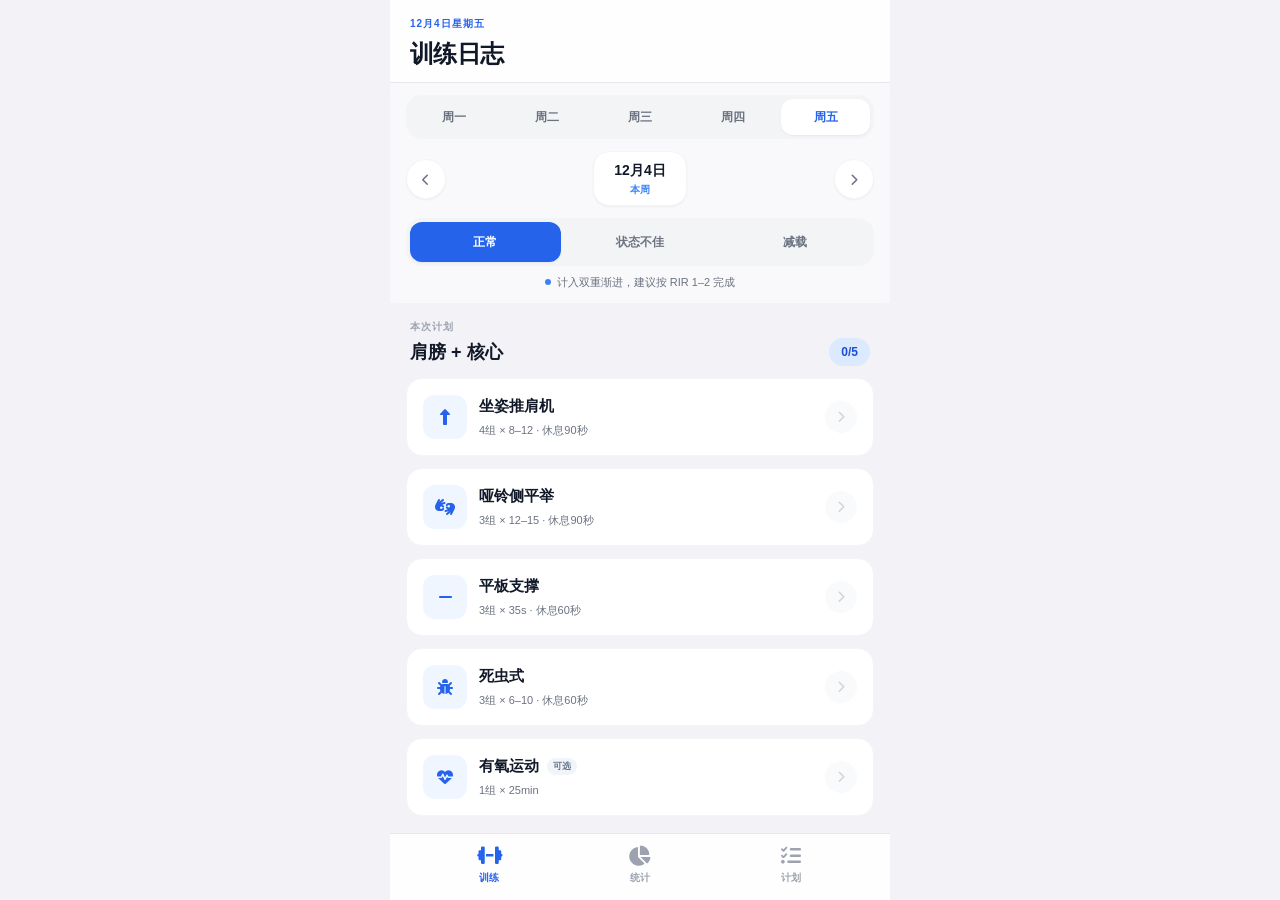
<file: index.html>
<!DOCTYPE html>
<html lang="zh-CN">
<head>
    <meta charset="UTF-8">
    <meta name="viewport" content="width=device-width, initial-scale=1.0, viewport-fit=cover">
    <meta http-equiv="Content-Security-Policy" content="default-src 'self'; script-src 'self' 'unsafe-inline'; style-src 'self' 'unsafe-inline'; img-src 'self' data:; font-src 'self'; connect-src 'self'; worker-src 'self'; object-src 'none'; base-uri 'none'; form-action 'self'">
    <meta name="apple-mobile-web-app-capable" content="yes">
    <meta name="apple-mobile-web-app-status-bar-style" content="black-translucent">
    <meta name="apple-mobile-web-app-title" content="训练日志">
    <meta name="theme-color" content="#f2f2f7">

    <link rel="apple-touch-icon" href="./assets/icon-192.png">
    <link rel="icon" href="./assets/icon-192.png" type="image/png">
    <link rel="manifest" href="./manifest.json">
    <link rel="canonical" href="https://wqs1021.github.io/">

    <title>训练日志</title>
    <link rel="stylesheet" href="./assets/app.css">
    <link rel="stylesheet" href="./assets/vendor/fontawesome/css/all.min.css">
    <script src="./assets/vendor/chart.umd.min.js"></script>
    <style>
        :root {
            --ios-bg: #f2f2f7;
            --safe-top: env(safe-area-inset-top, 20px);
            --safe-bottom: env(safe-area-inset-bottom, 20px);
            --app-height: 100dvh;
        }

        body {
            font-family: -apple-system, BlinkMacSystemFont, "SF Pro Text", "Segoe UI", Roboto, Helvetica, Arial, sans-serif;
            background-color: var(--ios-bg);
            color: #1c1c1e;
            -webkit-font-smoothing: antialiased;
            height: var(--app-height);
            overflow: hidden;
            position: fixed;
            width: 100%;
            top: 0;
            left: 0;
        }

        #app {
            max-width: 500px;
            margin: 0 auto;
            background: var(--ios-bg);
            height: 100%;
            display: flex;
            flex-direction: column;
            position: relative;
        }

        .scroll-container {
            overflow-y: auto;
            -webkit-overflow-scrolling: touch;
            overscroll-behavior-y: contain;
        }

        .no-scrollbar::-webkit-scrollbar { display: none; }

        input, select, textarea {
            font-size: 16px !important;
            transform: scale(1);
            -webkit-user-select: text;
            user-select: text;
        }

        button { -webkit-user-select: none; user-select: none; }
        button:focus-visible, input:focus-visible, select:focus-visible, textarea:focus-visible {
            outline: 3px solid rgba(37, 99, 235, 0.22);
            outline-offset: 2px;
        }
        
        input:disabled {
            background-color: #f3f4f6;
            color: #9ca3af;
            border-color: transparent;
        }

        .active-scale:active { transform: scale(0.96); transition: transform 0.1s; }

        #modal-overlay { z-index: 50; }
        #modal-card {
            max-height: 85%;
            padding-bottom: calc(var(--safe-bottom) + 20px);
        }
    </style>
</head>
<body ontouchstart="">

    <div id="app">
        <header class="px-5 pb-3 pt-[calc(var(--safe-top)+10px)] bg-white/90 backdrop-blur-md border-b border-gray-200 z-20 flex-shrink-0">
            <span id="date-display" class="text-blue-600 text-[10px] font-bold tracking-widest">正在载入</span>
            <h1 id="page-title" class="text-2xl font-black tracking-tight text-gray-900 mt-1">训练日志</h1>
        </header>

        <!-- Home View -->
        <div id="view-home" class="flex-1 flex flex-col overflow-hidden relative">
            <div class="bg-white/50 backdrop-blur-sm z-10 py-3 flex-shrink-0">
                <div id="tabs-container" class="grid grid-cols-5 gap-1 mx-4 p-1 bg-gray-100 rounded-2xl"></div>
                <div class="flex items-center justify-between px-4 mt-3">
                    <button type="button" aria-label="上一周" onclick="App.shiftWeek(-1)" class="w-10 h-10 rounded-full bg-white text-gray-500 border border-gray-100 shadow-sm active-scale">
                        <i class="fa-solid fa-chevron-left text-xs"></i>
                    </button>
                    <button type="button" aria-label="回到本周" onclick="App.goToday()" class="px-5 py-2 rounded-2xl bg-white border border-gray-100 shadow-sm text-center active-scale">
                        <span id="selected-date-label" class="block text-sm font-black text-gray-900">--</span>
                        <span id="selected-week-label" class="block text-[10px] font-bold text-blue-500 mt-0.5">回到本周</span>
                    </button>
                    <button type="button" aria-label="下一周" onclick="App.shiftWeek(1)" class="w-10 h-10 rounded-full bg-white text-gray-500 border border-gray-100 shadow-sm active-scale">
                        <i class="fa-solid fa-chevron-right text-xs"></i>
                    </button>
                </div>
                <div id="day-status-control" class="px-4 mt-3">
                    <div class="grid grid-cols-3 gap-1 p-1 bg-gray-100 rounded-2xl" role="group" aria-label="本次训练状态">
                        <button type="button" data-day-status="normal" aria-pressed="true" onclick="App.setDayStatus('normal')" class="h-10 rounded-xl text-xs font-bold transition-all">正常</button>
                        <button type="button" data-day-status="poor" aria-pressed="false" onclick="App.setDayStatus('poor')" class="h-10 rounded-xl text-xs font-bold transition-all">状态不佳</button>
                        <button type="button" data-day-status="deload" aria-pressed="false" onclick="App.setDayStatus('deload')" class="h-10 rounded-xl text-xs font-bold transition-all">减载</button>
                    </div>
                    <div class="flex items-center justify-center gap-1.5 mt-2 px-2">
                        <span id="day-status-dot" class="w-1.5 h-1.5 rounded-full bg-blue-500 flex-shrink-0"></span>
                        <p id="day-status-hint" class="text-[11px] text-center text-gray-500">计入双重渐进，建议按 RIR 1–2 完成</p>
                    </div>
                </div>
            </div>
            <main id="main-list" class="flex-1 scroll-container px-4 py-4 pb-40">
                <div class="animate-pulse space-y-4">
                    <div class="h-24 bg-gray-200 rounded-2xl"></div>
                    <div class="h-24 bg-gray-200 rounded-2xl"></div>
                </div>
            </main>
        </div>

        <div id="view-stats" class="flex-1 hidden scroll-container px-4 py-6 pb-40 bg-gray-50">
            <div class="space-y-5">
                <div id="weekly-summary" class="grid grid-cols-2 gap-3"></div>
                <div class="bg-white p-5 rounded-3xl border border-gray-100">
                    <h3 class="text-base font-black text-gray-900 mb-4 flex items-center"><i class="fa-solid fa-chart-simple text-blue-500 mr-2"></i>本周完成度</h3>
                    <div class="h-56 relative"><canvas id="completionChart"></canvas></div>
                </div>
                <div class="bg-white p-5 rounded-3xl border border-gray-100">
                    <div class="flex items-center justify-between mb-4">
                        <h3 class="text-lg font-bold text-gray-800">月度概览</h3>
                        <span id="month-label" class="text-xs font-bold text-blue-500 bg-blue-50 px-3 py-1 rounded-full">--</span>
                    </div>
                    <div id="monthly-summary" class="grid grid-cols-2 gap-3"></div>
                </div>
                <div class="bg-white p-5 rounded-3xl border border-gray-100">
                    <div class="mb-4">
                        <h3 class="text-lg font-bold text-gray-800">动作趋势</h3>
                        <div class="grid grid-cols-[1fr_auto] gap-2 mt-3">
                            <select id="trend-exercise-select" onchange="App.renderTrendChart()" class="min-w-0 h-10 rounded-2xl bg-white px-3 text-xs font-bold border border-gray-100"></select>
                            <select id="trend-metric-select" onchange="App.renderTrendChart()" class="h-10 rounded-2xl bg-white px-3 text-xs font-bold border border-gray-100">
                                <option value="performance">表现</option>
                                <option value="volume">容量</option>
                                <option value="weight">重量</option>
                                <option value="reps">次数</option>
                            </select>
                        </div>
                    </div>
                    <div id="trend-empty" class="hidden text-center py-10 text-sm text-gray-400">暂无趋势数据。</div>
                    <div id="trend-chart-wrap" class="h-64 relative"><canvas id="trendChart"></canvas></div>
                </div>
                <div class="bg-white p-5 rounded-3xl border border-gray-100">
                    <h3 class="text-lg font-bold text-gray-800 mb-3">最近重量</h3>
                    <div id="recent-progress-list" class="space-y-3 text-sm text-gray-600"></div>
                </div>
                <div class="pt-4">
                    <div id="backup-status" class="mb-3 rounded-2xl border border-amber-100 bg-amber-50 px-4 py-3 text-xs leading-relaxed text-amber-800"></div>
                    <button type="button" onclick="App.exportData()" class="w-full py-4 bg-emerald-600 text-white rounded-2xl font-bold text-base active:scale-[0.98] transition-all flex items-center justify-center space-x-2">
                        <i class="fa-solid fa-file-csv"></i><span>导出 CSV 数据</span>
                    </button>
                    <div class="grid grid-cols-2 gap-3 mt-3">
                        <button type="button" onclick="App.exportBackup()" class="py-3 bg-gray-900 text-white rounded-2xl font-bold text-sm active:scale-[0.98] transition-all flex items-center justify-center space-x-2">
                            <i class="fa-solid fa-download"></i><span>备份 JSON</span>
                        </button>
                        <button type="button" onclick="App.importBackup()" class="py-3 bg-white text-gray-700 rounded-2xl font-bold text-sm border border-gray-200 active:scale-[0.98] transition-all flex items-center justify-center space-x-2">
                            <i class="fa-solid fa-upload"></i><span>恢复备份</span>
                        </button>
                    </div>
                    <button type="button" onclick="App.clearAllData()" class="w-full mt-3 py-3 bg-red-50 text-red-600 rounded-2xl font-bold text-sm border border-red-100 active:scale-[0.98] transition-all flex items-center justify-center space-x-2">
                        <i class="fa-solid fa-trash-can"></i><span>清空本地数据</span>
                    </button>
                    <input id="backup-file-input" class="hidden" type="file" accept="application/json,.json" onchange="App.handleBackupFile(this)">
                    <p class="text-center text-xs text-gray-400 mt-3">JSON 用于恢复，CSV 可用 Excel 打开</p>
                </div>
            </div>
        </div>

        <div id="view-plan" class="flex-1 hidden scroll-container px-4 py-6 pb-40 bg-gray-50">
            <div class="space-y-5">
                <div>
                    <h2 class="text-2xl font-black text-gray-900">训练计划</h2>
                    <p class="text-sm text-gray-400 mt-1">按自己的器械和状态调整动作。</p>
                </div>
                <div id="plan-tabs-container" class="grid grid-cols-5 gap-1 p-1 bg-gray-100 rounded-2xl"></div>
                <div class="bg-gray-50 p-4 rounded-3xl border border-gray-100">
                    <div class="flex items-center justify-between mb-4">
                        <div>
                            <h3 id="plan-day-title" class="text-lg font-black text-gray-900">--</h3>
                            <p id="plan-day-count" class="text-xs text-gray-400 mt-1">--</p>
                        </div>
                        <button type="button" aria-label="添加动作" onclick="App.openPlanEditor()" class="w-10 h-10 rounded-full bg-blue-600 text-white active-scale">
                            <i class="fa-solid fa-plus text-sm"></i>
                        </button>
                    </div>
                    <div id="plan-list" class="space-y-3"></div>
                </div>
                <div class="bg-gray-50 p-4 rounded-3xl border border-gray-100 space-y-3">
                    <div class="flex items-center justify-between">
                        <h3 class="text-base font-black text-gray-900">计划复制</h3>
                        <i class="fa-solid fa-copy text-blue-500"></i>
                    </div>
                    <div class="grid grid-cols-[1fr_auto] gap-2">
                        <select id="plan-copy-target" class="h-11 rounded-2xl bg-white px-3 text-sm font-bold border border-gray-100"></select>
                        <button type="button" onclick="App.copyCurrentPlanToTarget()" class="px-4 h-11 rounded-2xl bg-blue-600 text-white font-bold text-sm active-scale">复制到</button>
                    </div>
                    <div class="grid grid-cols-[1fr_auto] gap-2">
                        <select id="plan-copy-source" class="h-11 rounded-2xl bg-white px-3 text-sm font-bold border border-gray-100"></select>
                        <button type="button" onclick="App.copyPlanFromSource()" class="px-4 h-11 rounded-2xl bg-white text-gray-700 border border-gray-200 font-bold text-sm active-scale">从它复制</button>
                    </div>
                </div>
                <button type="button" onclick="App.resetPlanDay()" class="w-full py-3 bg-white text-red-600 rounded-2xl font-bold text-sm border border-red-100 active:scale-[0.98] transition-all flex items-center justify-center space-x-2">
                    <i class="fa-solid fa-rotate-left"></i><span>恢复当天默认计划</span>
                </button>
            </div>
        </div>

        <nav class="absolute bottom-0 w-full bg-white/90 backdrop-blur-xl border-t border-gray-200 pb-[calc(var(--safe-bottom)+15px)] pt-3 px-6 flex justify-around items-center z-30">
            <button type="button" onclick="App.setView('home')" class="flex flex-col items-center text-blue-600 active-scale transition-colors w-16" id="nav-home">
                <i class="fa-solid fa-dumbbell text-xl mb-1"></i><span class="text-[10px] font-bold">训练</span>
            </button>
            <button type="button" onclick="App.setView('stats')" class="flex flex-col items-center text-gray-400 active-scale transition-colors w-16" id="nav-stats">
                <i class="fa-solid fa-chart-pie text-xl mb-1"></i><span class="text-[10px] font-bold">统计</span>
            </button>
            <button type="button" onclick="App.setView('plan')" class="flex flex-col items-center text-gray-400 active-scale transition-colors w-16" id="nav-plan">
                <i class="fa-solid fa-list-check text-xl mb-1"></i><span class="text-[10px] font-bold">计划</span>
            </button>
        </nav>

        <div id="modal-overlay" role="dialog" aria-modal="true" aria-labelledby="modal-title" class="fixed inset-0 bg-black/40 hidden transition-opacity duration-300 opacity-0" onclick="if(event.target === this) App.closeModal()">
            <div id="modal-card" class="absolute bottom-0 w-full max-w-[500px] left-1/2 -translate-x-1/2 bg-white rounded-t-[32px] shadow-2xl transform translate-y-full transition-transform duration-300 flex flex-col">
                <div class="px-6 py-4 border-b border-gray-100 flex justify-between items-center bg-white rounded-t-[32px] flex-shrink-0">
                    <h3 id="modal-title" class="text-lg font-black text-gray-800">--</h3>
                    <button type="button" aria-label="关闭记录弹窗" onclick="App.closeModal()" class="w-9 h-9 rounded-full bg-gray-100 text-gray-500 flex items-center justify-center active-scale"><i class="fa-solid fa-xmark"></i></button>
                </div>
                <div class="scroll-container p-6 space-y-6 flex-1 overflow-y-auto">
                    <div id="rest-timer" class="hidden bg-gray-900 text-white p-4 rounded-2xl items-center gap-3 shadow-lg">
                        <div class="w-10 h-10 rounded-xl bg-white/10 flex items-center justify-center"><i class="fa-solid fa-clock"></i></div>
                        <div class="flex-1">
                            <div id="rest-timer-label" class="text-[10px] font-bold text-gray-300 uppercase tracking-wider">组间休息</div>
                            <div id="rest-timer-value" class="text-2xl font-black tabular-nums">01:00</div>
                        </div>
                        <button type="button" onclick="App.skipRestTimer()" class="px-3 py-2 rounded-xl bg-white/10 text-xs font-bold">跳过</button>
                    </div>
                    <div id="modal-tips" class="bg-slate-50 p-4 rounded-2xl text-slate-700 text-xs font-medium leading-relaxed border border-slate-200"></div>
                    <div id="progression-advice" class="hidden p-4 rounded-2xl text-xs leading-relaxed border"></div>
                    <div class="space-y-3">
                        <div class="flex text-[10px] font-bold text-gray-400 px-2 uppercase tracking-wider" id="input-headers">
                            <span class="w-10 text-center">SET</span>
                            <span class="flex-1 text-center">KG</span>
                            <span class="flex-1 text-center">REPS</span>
                        </div>
                        <div id="modal-inputs" class="space-y-3"></div>
                    </div>
                </div>
                <div class="p-6 border-t border-gray-100 bg-white flex-shrink-0">
                    <button type="button" onclick="App.saveCurrentLog()" class="w-full py-4 bg-blue-600 text-white rounded-2xl font-bold text-base active:scale-[0.98] transition-all">保存记录</button>
                </div>
            </div>
        </div>

        <div id="plan-modal-overlay" role="dialog" aria-modal="true" aria-labelledby="plan-modal-title" class="fixed inset-0 bg-black/40 hidden transition-opacity duration-300 opacity-0 z-[60]" onclick="if(event.target === this) App.closePlanModal()">
            <div id="plan-modal-card" class="absolute bottom-0 w-full max-w-[500px] left-1/2 -translate-x-1/2 bg-white rounded-t-[32px] shadow-2xl transform translate-y-full transition-transform duration-300 flex flex-col max-h-[90%] pb-[calc(var(--safe-bottom)+18px)]">
                <div class="px-6 py-4 border-b border-gray-100 flex justify-between items-center bg-white rounded-t-[32px] flex-shrink-0">
                    <h3 id="plan-modal-title" class="text-lg font-black text-gray-800">编辑动作</h3>
                    <button type="button" aria-label="关闭计划弹窗" onclick="App.closePlanModal()" class="w-9 h-9 rounded-full bg-gray-100 text-gray-500 flex items-center justify-center active-scale"><i class="fa-solid fa-xmark"></i></button>
                </div>
                <div class="scroll-container p-6 space-y-4 flex-1 overflow-y-auto">
                    <label class="block">
                        <span class="block text-xs font-bold text-gray-400 mb-2">动作库</span>
                        <select id="plan-ex-library" onchange="App.applyLibraryExercise(this.value)" class="w-full h-12 rounded-2xl bg-blue-50 px-4 font-bold text-blue-700 border border-transparent focus:border-blue-500">
                            <option value="">手动填写 / 选择常用动作</option>
                        </select>
                    </label>
                    <label class="block">
                        <span class="block text-xs font-bold text-gray-400 mb-2">动作名称</span>
                        <input id="plan-ex-name" type="text" maxlength="100" class="w-full h-12 rounded-2xl bg-gray-50 px-4 font-bold border border-transparent focus:border-blue-500" placeholder="例如：器械腿推">
                    </label>
                    <label class="block">
                        <span class="block text-xs font-bold text-gray-400 mb-2">动作类型</span>
                        <select id="plan-ex-type" onchange="App.updatePlanProgressionFields()" class="w-full h-12 rounded-2xl bg-gray-50 px-4 font-bold border border-transparent focus:border-blue-500">
                            <option value="weighted">负重动作</option>
                            <option value="bodyweight">自重动作</option>
                            <option value="time">计时动作</option>
                            <option value="cardio">有氧运动</option>
                        </select>
                    </label>
                    <div class="grid grid-cols-2 gap-3">
                        <label class="block">
                            <span class="block text-xs font-bold text-gray-400 mb-2">目标组数</span>
                            <input id="plan-ex-sets" type="number" min="1" max="20" inputmode="numeric" class="w-full h-12 rounded-2xl bg-gray-50 px-4 font-bold border border-transparent focus:border-blue-500" placeholder="3">
                        </label>
                        <label class="block" id="plan-target-reps-field">
                            <span class="block text-xs font-bold text-gray-400 mb-2">目标次数/时间</span>
                            <input id="plan-ex-reps" type="text" maxlength="30" class="w-full h-12 rounded-2xl bg-gray-50 px-4 font-bold border border-transparent focus:border-blue-500" placeholder="12 或 30s">
                        </label>
                    </div>
                    <div class="grid grid-cols-2 gap-3">
                        <label class="block" id="plan-rest-field">
                            <span class="block text-xs font-bold text-gray-400 mb-2">组间休息（秒）</span>
                            <input id="plan-ex-rest" type="number" min="15" max="600" step="15" inputmode="numeric" class="w-full h-12 rounded-2xl bg-gray-50 px-4 font-bold border border-transparent focus:border-blue-500" placeholder="90">
                        </label>
                        <label class="flex items-end">
                            <span class="w-full h-12 rounded-2xl bg-gray-50 px-4 flex items-center gap-3 text-sm font-bold text-gray-700">
                                <input id="plan-ex-optional" type="checkbox" class="w-5 h-5 accent-blue-600"><span>可选动作</span>
                            </span>
                        </label>
                    </div>
                    <div id="plan-progression-fields" class="bg-emerald-50 border border-emerald-100 rounded-2xl p-4 space-y-3">
                        <div>
                            <div class="text-xs font-black text-emerald-800">双重渐进</div>
                            <div class="text-[11px] text-emerald-700 mt-1">先在次数区间内逐组增加次数，全部达到上限后再加重。</div>
                        </div>
                        <div class="grid grid-cols-3 gap-2">
                            <label class="block">
                                <span class="block text-[10px] font-bold text-emerald-700 mb-1">次数下限</span>
                                <input id="plan-ex-rep-min" type="number" min="1" max="100" class="w-full h-11 rounded-xl bg-white px-3 font-bold border border-emerald-100" placeholder="8">
                            </label>
                            <label class="block">
                                <span class="block text-[10px] font-bold text-emerald-700 mb-1">次数上限</span>
                                <input id="plan-ex-rep-max" type="number" min="1" max="100" class="w-full h-11 rounded-xl bg-white px-3 font-bold border border-emerald-100" placeholder="12">
                            </label>
                            <label class="block" id="plan-weight-step-field">
                                <span class="block text-[10px] font-bold text-emerald-700 mb-1">加重 KG</span>
                                <input id="plan-ex-weight-step" type="number" min="0.25" max="100" step="0.25" class="w-full h-11 rounded-xl bg-white px-3 font-bold border border-emerald-100" placeholder="2.5">
                            </label>
                        </div>
                    </div>
                    <label class="block">
                        <span class="block text-xs font-bold text-gray-400 mb-2">动作提示</span>
                        <textarea id="plan-ex-detail" rows="4" class="w-full rounded-2xl bg-gray-50 p-4 text-sm leading-relaxed border border-transparent focus:border-blue-500" placeholder="写下座椅高度、发力感觉、注意事项等。"></textarea>
                    </label>
                </div>
                <div class="p-6 border-t border-gray-100 bg-white flex-shrink-0 space-y-3">
                    <button type="button" onclick="App.savePlanExercise()" class="w-full py-4 bg-blue-600 text-white rounded-2xl font-bold text-base active:scale-[0.98] transition-all">保存动作</button>
                    <button type="button" id="plan-delete-btn" onclick="App.deletePlanExercise()" class="hidden w-full py-3 bg-red-50 text-red-600 rounded-2xl font-bold text-sm border border-red-100 active:scale-[0.98] transition-all">删除动作</button>
                </div>
            </div>
        </div>

        <div id="toast" role="status" aria-live="polite" class="fixed top-24 left-1/2 -translate-x-1/2 max-w-[calc(100%_-_32px)] bg-gray-900/95 text-white px-5 py-3 rounded-full text-xs font-bold shadow-2xl pointer-events-none opacity-0 transition-opacity duration-300 z-[100]"><span id="toast-msg">已保存</span></div>
    </div>

    <script>
        function fixViewportHeight() {
            document.documentElement.style.setProperty('--app-height', `${window.innerHeight}px`);
        }
        window.addEventListener('resize', fixViewportHeight);
        window.addEventListener('orientationchange', fixViewportHeight);
        fixViewportHeight();

        const DATA_KEY = 'drlog_gym_pro_daily_v1';
        const LEGACY_DATA_KEY = 'drlog_gym_pro_data';
        const PLAN_KEY = 'drlog_gym_pro_plan_v1';
        const META_KEY = 'drlog_gym_pro_meta_v1';
        const CARDIO_MODES = ['有氧运动', '椭圆机', '爬楼机', '跑步机爬坡', '跑步机慢跑', '单车'];
        const UNSAFE_OBJECT_KEYS = new Set(['__proto__', 'prototype', 'constructor']);
        let storageAvailable = true;

        const SAFE_ICONS = new Set([
            'fa-angles-down', 'fa-arrows-down-to-line', 'fa-arrows-up-to-line', 'fa-bug',
            'fa-cubes-stacked', 'fa-dumbbell', 'fa-hand-back-fist', 'fa-hand-fist',
            'fa-hands-asl-interpreting', 'fa-heart-pulse', 'fa-minus', 'fa-person',
            'fa-person-praying', 'fa-person-walking', 'fa-person-walking-arrow-right',
            'fa-stopwatch', 'fa-up-long', 'fa-users-viewfinder', 'fa-weight-hanging'
        ]);

        function createExerciseId(day = 'custom') {
            if (window.crypto && typeof window.crypto.randomUUID === 'function') return window.crypto.randomUUID();
            return `${day}-${Date.now().toString(36)}-${Math.random().toString(36).slice(2, 10)}`;
        }

        function sanitizeExerciseId(value, fallback = createExerciseId()) {
            const normalized = String(value ?? '')
                .trim()
                .replace(/[^a-zA-Z0-9._-]+/g, '-')
                .replace(/-+/g, '-')
                .replace(/^-|-$/g, '')
                .slice(0, 100);
            return normalized && !UNSAFE_OBJECT_KEYS.has(normalized) ? normalized : fallback;
        }

        function safeStorageRead(key) {
            try {
                return localStorage.getItem(key);
            } catch (error) {
                storageAvailable = false;
                console.warn('Local storage read failed', error);
                return null;
            }
        }

        function safeStorageWrite(key, value) {
            try {
                localStorage.setItem(key, value);
                return true;
            } catch (error) {
                storageAvailable = false;
                console.warn('Local storage write failed', error);
                return false;
            }
        }

        function restoreStorageValue(key, value) {
            try {
                if (value === null) localStorage.removeItem(key);
                else localStorage.setItem(key, value);
            } catch (error) {
                console.warn('Local storage rollback failed', error);
            }
        }

        function safeIcon(icon, type = 'weighted') {
            return SAFE_ICONS.has(icon) ? icon : iconForType(type);
        }

        function toDateKey(date) {
            const y = date.getFullYear();
            const m = String(date.getMonth() + 1).padStart(2, '0');
            const d = String(date.getDate()).padStart(2, '0');
            return `${y}-${m}-${d}`;
        }

        function parseDateKey(key) {
            return new Date(`${key}T00:00:00`);
        }

        function addDays(date, days) {
            const next = new Date(date);
            next.setDate(next.getDate() + days);
            return next;
        }

        function getWeekday(date) {
            const d = date.getDay();
            return d >= 1 && d <= 5 ? d : 1;
        }

        function getWeekStart(date) {
            const day = date.getDay();
            const diff = day === 0 ? -6 : 1 - day;
            return addDays(date, diff);
        }

        function dateForWeekday(weekday, baseDate) {
            return addDays(getWeekStart(baseDate), weekday - 1);
        }

        function getInitialDate() {
            const today = new Date();
            return dateForWeekday(getWeekday(today), today);
        }

        function escapeAttr(value) {
            return String(value ?? '')
                .replaceAll('&', '&amp;')
                .replaceAll('"', '&quot;')
                .replaceAll('<', '&lt;')
                .replaceAll('>', '&gt;');
        }

        function escapeHtml(value) {
            return String(value ?? '')
                .replaceAll('&', '&amp;')
                .replaceAll('<', '&lt;')
                .replaceAll('>', '&gt;');
        }

        function escapeCsvCell(value) {
            let text = String(value ?? '');
            if (/^[\t\r\n ]*[=+\-@]/.test(text)) text = `'${text}`;
            return `"${text.replaceAll('"', '""')}"`;
        }

        function cloneData(value) {
            return JSON.parse(JSON.stringify(value));
        }

        function iconForType(type) {
            return {
                weighted: 'fa-dumbbell',
                bodyweight: 'fa-person',
                time: 'fa-stopwatch',
                cardio: 'fa-heart-pulse'
            }[type] || 'fa-dumbbell';
        }

        function typeLabel(type) {
            return {
                weighted: '负重',
                bodyweight: '自重',
                time: '计时',
                cardio: '有氧'
            }[type] || '负重';
        }

        function defaultRepRange(reps, type) {
            const parsed = Number.parseInt(String(reps || ''), 10);
            const max = Number.isFinite(parsed) ? Math.max(1, parsed) : 12;
            if (type === 'time' || type === 'cardio') return { min: max, max };
            if (max >= 15) return { min: Math.max(1, max - 3), max };
            return { min: Math.max(1, max - 4), max };
        }

        function progressionSettings(ex) {
            const fallback = defaultRepRange(ex.reps, ex.type);
            const repMin = Math.max(1, Number(ex.repMin) || fallback.min);
            const repMax = Math.max(repMin, Number(ex.repMax) || fallback.max);
            return {
                repMin,
                repMax,
                weightStep: Math.max(0.25, Number(ex.weightStep) || 2.5)
            };
        }

        function defaultRestSeconds(type) {
            if (type === 'cardio') return 0;
            if (type === 'time' || type === 'bodyweight') return 60;
            return 90;
        }

        function exerciseSettings(ex) {
            return {
                restSeconds: Math.min(600, Math.max(0, Number(ex.restSeconds) || defaultRestSeconds(ex.type))),
                isOptional: ex.isOptional === true || (ex.isOptional === undefined && ex.type === 'cardio')
            };
        }

        function targetLabel(ex) {
            if (ex.type === 'cardio' || ex.type === 'time') return String(ex.reps);
            const settings = progressionSettings(ex);
            return `${settings.repMin}–${settings.repMax}`;
        }

        function normalizeDayStatus(value) {
            return ['normal', 'poor', 'deload'].includes(value) ? value : 'normal';
        }

        function dayStatusLabel(value) {
            return {
                normal: '状态正常',
                poor: '状态不佳',
                deload: '主动减载'
            }[normalizeDayStatus(value)];
        }

        function normalizeWorkoutPlan(raw) {
            const base = cloneData(WORKOUT_DB);
            [1, 2, 3, 4, 5].forEach(day => {
                base[day].exercises = base[day].exercises.map((ex, index) => ({
                    ...ex,
                    id: sanitizeExerciseId(ex.id, `default-${day}-${index}`),
                    icon: safeIcon(ex.icon, ex.type),
                    ...progressionSettings(ex),
                    ...exerciseSettings(ex)
                }));
            });
            if (!raw || typeof raw !== 'object') return base;

            [1, 2, 3, 4, 5].forEach(day => {
                const source = raw[day] || {};
                const seenIds = new Set();
                base[day] = {
                    ...base[day],
                    title: String(source.title || base[day].title).trim().slice(0, 60),
                    color: base[day].color,
                    exercises: Array.isArray(source.exercises) ? source.exercises.slice(0, 100).map((rawExercise, index) => {
                        const ex = isPlainObject(rawExercise) ? rawExercise : {};
                        const requestedId = sanitizeExerciseId(ex.id, `legacy-${day}-${index}`);
                        const id = seenIds.has(requestedId) ? createExerciseId(day) : requestedId;
                        seenIds.add(id);
                        const type = ['weighted', 'bodyweight', 'time', 'cardio'].includes(ex.type) ? ex.type : 'weighted';
                        return {
                            id,
                            name: String(ex.name || '新动作').trim().slice(0, 100),
                            sets: Math.min(20, Math.max(1, Number(ex.sets) || 1)),
                            reps: String(ex.reps || '12').trim().slice(0, 30),
                            ...progressionSettings({ ...ex, type }),
                            ...exerciseSettings({ ...ex, type }),
                            type,
                            icon: safeIcon(ex.icon, type),
                            detail: String(ex.detail || '保持动作稳定，按当天状态微调。').trim().slice(0, 500)
                        };
                    }) : base[day].exercises
                };
            });

            return base;
        }

        function isLogDone(ex, logRows) {
            if (!logRows) return false;
            return logRows.some(row => rowIsCompleted(ex, row));
        }

        function rowIsCompleted(ex, row) {
            if (!row) return false;
            if (row.done === true) return true;
            if (row.done === false) return false;
            if (ex.type === 'cardio') return Boolean(row.t || row.c);
            if (ex.type === 'bodyweight' || ex.type === 'time') return Boolean(row.r);
            return Boolean(row.w || row.r);
        }

        function toNumber(value) {
            const n = Number(value);
            return Number.isFinite(n) ? n : 0;
        }

        function formatShortDate(dateKey) {
            return parseDateKey(dateKey).toLocaleDateString('zh-CN', { month: 'numeric', day: 'numeric' });
        }

        function summarizeRows(ex, rows) {
            if (!isLogDone(ex, rows)) return '';
            rows = rows.filter(row => rowIsCompleted(ex, row));
            if (ex.type === 'cardio') {
                const mode = (rows.find(row => row.m) || {}).m || '有氧运动';
                const minutes = rows.reduce((sum, row) => sum + toNumber(row.t), 0);
                const kcal = rows.reduce((sum, row) => sum + toNumber(row.c), 0);
                const heartRows = rows.map(row => toNumber(row.h)).filter(Boolean);
                const heart = heartRows.length ? Math.round(heartRows.reduce((sum, n) => sum + n, 0) / heartRows.length) : 0;
                return [
                    mode,
                    minutes ? `${minutes}min` : '',
                    heart ? `${heart}bpm` : '',
                    kcal ? `${kcal}kcal` : ''
                ].filter(Boolean).join(' / ');
            }

            const row = rows.find(item => item.r || (ex.type === 'weighted' && item.w));
            if (!row) return '';
            if (ex.type === 'time') return `${row.r || '-'}秒`;
            const weight = ex.type === 'bodyweight' ? '自重' : `${row.w || '-'}kg`;
            return `${weight} × ${row.r || '-'}`;
        }

        function isPlainObject(value) {
            return value !== null && typeof value === 'object' && !Array.isArray(value);
        }

        function sanitizeMetric(value, key) {
            const limits = { w: 2000, r: 3600, t: 1440, h: 300, c: 10000, rir: 9 };
            if (value === null || value === undefined || String(value).trim() === '') return '';
            const number = Number(value);
            const allowZero = key === 'rir';
            if (!Number.isFinite(number) || number < 0 || (!allowZero && number === 0)) return '';
            const bounded = Math.min(number, limits[key]);
            const rounded = ['r', 'h', 'c', 'rir'].includes(key)
                ? Math.round(bounded)
                : Math.round(bounded * 100) / 100;
            return String(rounded);
        }

        function sanitizeRows(value) {
            if (!Array.isArray(value)) return [];
            return value.slice(0, 20).map(row => {
                const source = isPlainObject(row) ? row : {};
                const clean = {};
                ['w', 'r', 't', 'h', 'c'].forEach(key => {
                    clean[key] = sanitizeMetric(source[key], key);
                });
                clean.m = CARDIO_MODES.includes(source.m) ? source.m : '有氧运动';
                clean.rir = sanitizeMetric(source.rir, 'rir');
                const hasRecordData = ['w', 'r', 't', 'c'].some(key => clean[key] !== '');
                const legacyCompletion = !Object.prototype.hasOwnProperty.call(source, 'done');
                clean.done = hasRecordData && (source.done === true || legacyCompletion);
                return clean;
            });
        }

        function sanitizeSnapshot(value, fallbackId) {
            if (!isPlainObject(value)) return null;
            const type = ['weighted', 'bodyweight', 'time', 'cardio'].includes(value.type) ? value.type : 'weighted';
            return {
                id: sanitizeExerciseId(value.id, sanitizeExerciseId(fallbackId)),
                name: String(value.name || '未命名动作').slice(0, 100),
                type,
                detail: String(value.detail || '').slice(0, 500),
                icon: safeIcon(value.icon, type),
                ...progressionSettings({ ...value, type }),
                ...exerciseSettings({ ...value, type })
            };
        }

        const WORKOUT_DB = {
            1: { title: "胸部 + 三头肌", color: "from-blue-500 to-cyan-500", exercises: [
                { name: "坐姿推胸机", sets: 4, reps: 12, type: "weighted", icon: "fa-cubes-stacked", detail: "调整座椅高度，让手柄与胸部中线齐平。推起时保持肩胛稳定，控制下放。" },
                { name: "蝴蝶机夹胸", sets: 3, reps: 12, type: "weighted", icon: "fa-users-viewfinder", detail: "手臂保持微弯，向中间夹胸并停留1秒，回放时保持控制。" },
                { name: "标准俯卧撑", sets: 3, reps: 12, type: "bodyweight", icon: "fa-person-praying", detail: "核心收紧，不要塌腰。如果太累，可做跪姿。" },
                { name: "龙门架绳索下压", sets: 3, reps: 12, type: "weighted", icon: "fa-arrows-up-to-line", detail: "站稳并固定大臂，只让小臂向下伸展，底部收紧三头肌。" },
                { name: "有氧运动", sets: 1, reps: "25min", type: "cardio", icon: "fa-heart-pulse", detail: "可选椭圆机、爬楼机、跑步机爬坡等。优先保持稳定心率和可持续节奏。" }
            ]},
            2: { title: "背部 + 二头肌", color: "from-indigo-500 to-purple-500", exercises: [
                { name: "高位下拉机", sets: 4, reps: 12, type: "weighted", icon: "fa-angles-down", detail: "宽握杆。下拉时挺胸，想象把肘尖插进裤兜里。" },
                { name: "坐姿划船机", sets: 3, reps: 12, type: "weighted", icon: "fa-dumbbell", detail: "胸口顶住靠垫。拉回时肩胛骨后缩夹紧。不要耸肩。" },
                { name: "单臂哑铃划船", sets: 3, reps: 12, type: "weighted", icon: "fa-hand-back-fist", detail: "一手扶凳。背部平直，哑铃沿大腿外侧提拉。" },
                { name: "哑铃弯举", sets: 3, reps: 12, type: "weighted", icon: "fa-hand-fist", detail: "大臂夹紧，不要甩。顶峰收缩时转动手腕小指朝上。" },
                { name: "有氧运动", sets: 1, reps: "25min", type: "cardio", icon: "fa-heart-pulse", detail: "可选椭圆机、爬楼机、跑步机爬坡等。可以做稳态，也可以做3分钟快+2分钟慢的间歇。" }
            ]},
            3: { title: "下肢腿部", color: "from-orange-500 to-red-500", exercises: [
                { name: "双手哑铃深蹲", sets: 4, reps: 12, type: "weighted", icon: "fa-weight-hanging", detail: "双手持哑铃垂于体侧，躯干保持稳定，膝盖朝脚尖方向，下蹲到可控深度。" },
                { name: "哑铃箭步蹲", sets: 3, reps: 12, type: "weighted", icon: "fa-person-walking-arrow-right", detail: "双手持哑铃向前迈步，下蹲时保持前脚踩稳、膝盖方向稳定。" },
                { name: "坐姿腿屈伸", sets: 3, reps: 12, type: "weighted", icon: "fa-person-walking", detail: "坐在机器上，勾脚尖踢起，大腿前侧收缩停留1秒。" },
                { name: "哑铃直腿硬拉", sets: 3, reps: 12, type: "weighted", icon: "fa-arrows-down-to-line", detail: "膝盖微弯，髋部向后移动，让哑铃贴近腿部下放；在背部稳定的范围内起身。" },
                { name: "有氧运动", sets: 1, reps: "20min", type: "cardio", icon: "fa-heart-pulse", detail: "腿日后建议偏恢复：椭圆机轻阻力、慢速爬楼或低坡度快走都可以。" }
            ]},
            4: { title: "休息日", color: "from-gray-400 to-gray-500", exercises: [] },
            5: { title: "肩膀 + 核心", color: "from-emerald-500 to-teal-500", exercises: [
                { name: "坐姿推肩机", sets: 4, reps: 12, type: "weighted", icon: "fa-up-long", detail: "调整座椅后保持背部贴稳，推起时避免耸肩，下放到舒适且可控的位置。" },
                { name: "哑铃侧平举", sets: 3, reps: 15, type: "weighted", icon: "fa-hands-asl-interpreting", detail: "使用可控重量，手肘微弯并带动手臂抬起，避免耸肩和借力摆动。" },
                { name: "平板支撑", sets: 3, reps: "35s", type: "time", icon: "fa-minus", detail: "收紧腹部和臀部，身体保持稳定；动作变形时结束本组。" },
                { name: "死虫式", sets: 3, reps: 10, type: "bodyweight", icon: "fa-bug", detail: "腰死贴地，手脚对侧慢伸。" },
                { name: "有氧运动", sets: 1, reps: "25min", type: "cardio", icon: "fa-heart-pulse", detail: "可选椭圆机、爬楼机、跑步机爬坡等，以能够稳定完成的强度为准。" }
            ]}
        };

        const EXERCISE_LIBRARY = [
            { name: "器械腿推", sets: 4, reps: 12, type: "weighted", icon: "fa-dumbbell", detail: "脚掌踩稳踏板，膝盖朝脚尖方向。不要完全锁死膝盖，控制下放速度。" },
            { name: "哈克深蹲", sets: 4, reps: 10, type: "weighted", icon: "fa-weight-hanging", detail: "背部贴紧靠垫，脚位略向前。下蹲时膝盖稳定，起身时用大腿和臀部发力。" },
            { name: "史密斯深蹲", sets: 4, reps: 10, type: "weighted", icon: "fa-weight-hanging", detail: "双脚略向前站，保持躯干稳定。先用轻重量找到轨迹，再逐步加重量。" },
            { name: "坐姿腿屈伸", sets: 3, reps: 12, type: "weighted", icon: "fa-dumbbell", detail: "踢起到顶端停留1秒，感受大腿前侧收缩。下放时保持控制。" },
            { name: "俯身腿弯举", sets: 3, reps: 12, type: "weighted", icon: "fa-dumbbell", detail: "髋部贴稳垫子，脚跟向臀部方向卷起。不要借腰部晃动。" },
            { name: "坐姿推胸机", sets: 4, reps: 12, type: "weighted", icon: "fa-cubes-stacked", detail: "手柄与胸部中线齐平，推起时吐气。肩胛保持稳定，不要耸肩。" },
            { name: "蝴蝶机夹胸", sets: 3, reps: 12, type: "weighted", icon: "fa-users-viewfinder", detail: "手臂微弯，向中间夹胸并停留1秒。回放时不要让重量片砸回去。" },
            { name: "高位下拉机", sets: 4, reps: 12, type: "weighted", icon: "fa-angles-down", detail: "挺胸下拉，肘尖向身体两侧往下走。不要用身体后仰硬拽。" },
            { name: "坐姿划船机", sets: 3, reps: 12, type: "weighted", icon: "fa-dumbbell", detail: "胸口顶住靠垫，拉回时肩胛后缩。全程避免耸肩。" },
            { name: "坐姿推肩机", sets: 4, reps: 12, type: "weighted", icon: "fa-up-long", detail: "手腕保持中立，推起时不要耸肩。下放至耳朵附近即可。" },
            { name: "哑铃侧平举", sets: 3, reps: 15, type: "weighted", icon: "fa-hands-asl-interpreting", detail: "用小重量控制，手肘微弯，举到肩高附近即可。" },
            { name: "龙门架绳索下压", sets: 3, reps: 12, type: "weighted", icon: "fa-arrows-up-to-line", detail: "大臂夹紧身体两侧，只让小臂运动。底部伸直时收紧三头肌。" },
            { name: "哑铃弯举", sets: 3, reps: 12, type: "weighted", icon: "fa-hand-fist", detail: "大臂固定，不要甩。顶峰收缩时慢一点。" },
            { name: "平板支撑", sets: 3, reps: "35s", type: "time", icon: "fa-minus", detail: "夹臀收腹，身体保持一条线。感觉腰顶不住时先停，不硬撑变形动作。" },
            { name: "标准俯卧撑", sets: 3, reps: 12, type: "bodyweight", icon: "fa-person-praying", detail: "核心收紧，胸口接近地面后推起。疲劳时可以改为跪姿。" },
            { name: "有氧运动", sets: 1, reps: "25min", type: "cardio", icon: "fa-heart-pulse", detail: "可选椭圆机、爬楼机、跑步机爬坡、慢跑或单车。优先记录时长、心率和热量。" }
        ];

        const App = {
            state: { selectedDate: toDateKey(getInitialDate()), selectedDay: getWeekday(new Date()), logs: {}, workouts: normalizeWorkoutPlan(), meta: {}, modalExIdx: null, planEditIdx: null, planDraftIcon: null, currentView: 'home', chart: null, trendChart: null, trendKey: '', restTimerId: null, restEndsAt: 0 },
            init() {
                this.loadPlan();
                this.loadLocal();
                this.loadMeta();
                this.renderAll();
                this.disableServiceWorker();
                if (!storageAvailable) this.showToast('浏览器存储不可用，请检查隐私设置');
                document.addEventListener('keydown', event => {
                    if (event.key !== 'Escape') return;
                    if (!document.getElementById('plan-modal-overlay').classList.contains('hidden')) this.closePlanModal();
                    else if (!document.getElementById('modal-overlay').classList.contains('hidden')) this.closeModal();
                });
            },
            loadPlan() {
                const saved = safeStorageRead(PLAN_KEY);
                if (!saved) return;
                try {
                    this.state.workouts = normalizeWorkoutPlan(JSON.parse(saved));
                } catch (e) {
                    console.warn('Plan data parse failed', e);
                }
            },
            savePlan() {
                return safeStorageWrite(PLAN_KEY, JSON.stringify(this.state.workouts));
            },
            loadMeta() {
                try { this.state.meta = JSON.parse(safeStorageRead(META_KEY) || '{}'); }
                catch (error) { this.state.meta = {}; }
            },
            saveMeta() {
                return safeStorageWrite(META_KEY, JSON.stringify(this.state.meta));
            },
            disableServiceWorker() {
                if ('serviceWorker' in navigator) {
                    navigator.serviceWorker.getRegistration('./')
                        .then(registration => registration && registration.unregister())
                        .catch(e => console.warn('Service worker cleanup failed', e));
                }
                if ('caches' in window) {
                    caches.keys()
                        .then(keys => Promise.all(keys
                            .filter(key => key.startsWith('personal-workout-log-'))
                            .map(key => caches.delete(key))))
                        .catch(e => console.warn('App cache cleanup failed', e));
                }
            },
            loadLocal() {
                const daily = safeStorageRead(DATA_KEY);
                if (daily) {
                    try {
                        const parsed = JSON.parse(daily);
                        this.state.logs = isPlainObject(parsed.logsByDate) ? parsed.logsByDate : {};
                        if (this.migrateLogs()) this.persistLocal();
                        return;
                    } catch (e) {
                        console.warn('Daily data parse failed', e);
                    }
                }

                const legacy = safeStorageRead(LEGACY_DATA_KEY);
                if (!legacy) return;

                try {
                    const oldLogs = JSON.parse(legacy);
                    const base = new Date();
                    Object.keys(oldLogs).forEach(day => {
                        const dayNumber = Number(day);
                        if (!this.state.workouts[dayNumber]) return;
                        const dateKey = toDateKey(dateForWeekday(dayNumber, base));
                        this.state.logs[dateKey] = { day: dayNumber, entries: oldLogs[day] };
                    });
                    this.persistLocal();
                } catch (e) {
                    console.warn('Legacy data parse failed', e);
                }
            },
            persistLocal() {
                return safeStorageWrite(DATA_KEY, JSON.stringify({ version: 4, logsByDate: this.state.logs }));
            },
            snapshotExercise(ex) {
                return {
                    id: sanitizeExerciseId(ex.id),
                    name: ex.name,
                    type: ex.type,
                    detail: ex.detail || '',
                    icon: safeIcon(ex.icon, ex.type),
                    ...progressionSettings(ex),
                    ...exerciseSettings(ex)
                };
            },
            migrateLogs() {
                const original = JSON.stringify(this.state.logs);
                const cleanedLogs = {};
                Object.keys(this.state.logs).slice(0, 5000).forEach(dateKey => {
                    if (!/^\d{4}-\d{2}-\d{2}$/.test(dateKey)) return;
                    const parsedDate = parseDateKey(dateKey);
                    if (Number.isNaN(parsedDate.getTime()) || toDateKey(parsedDate) !== dateKey) return;
                    const record = isPlainObject(this.state.logs[dateKey]) ? this.state.logs[dateKey] : {};
                    const requestedDay = Number(record.day);
                    const day = requestedDay >= 1 && requestedDay <= 5 ? requestedDay : getWeekday(parsedDate);
                    const plan = this.state.workouts[day];
                    const rawEntries = isPlainObject(record.entries) ? record.entries : {};
                    const rawSnapshots = isPlainObject(record.exerciseSnapshots) ? record.exerciseSnapshots : {};
                    const entries = {};
                    const exerciseSnapshots = {};

                    Object.keys(rawEntries).slice(0, 200).forEach((key, entryIndex) => {
                        const legacyIndex = /^\d+$/.test(key) ? Number(key) : -1;
                        const safeKey = sanitizeExerciseId(key, `legacy-entry-${entryIndex}`);
                        const exercise = legacyIndex >= 0
                            ? plan && plan.exercises[legacyIndex]
                            : plan && plan.exercises.find(item => item.id === safeKey);
                        const targetKey = exercise ? exercise.id : safeKey;
                        if (UNSAFE_OBJECT_KEYS.has(targetKey) || Object.prototype.hasOwnProperty.call(entries, targetKey)) return;
                        entries[targetKey] = sanitizeRows(rawEntries[key]);
                        const snapshot = sanitizeSnapshot(rawSnapshots[key] || rawSnapshots[targetKey], targetKey)
                            || (exercise ? this.snapshotExercise(exercise) : null);
                        if (snapshot) exerciseSnapshots[targetKey] = { ...snapshot, id: targetKey };
                    });

                    cleanedLogs[dateKey] = {
                        version: 4,
                        day,
                        status: normalizeDayStatus(record.status),
                        entries,
                        exerciseSnapshots
                    };
                });
                this.state.logs = cleanedLogs;
                return JSON.stringify(cleanedLogs) !== original;
            },
            getExerciseRows(record, ex, legacyIndex) {
                if (!record || !record.entries) return [];
                const rows = record.entries[ex.id] ?? record.entries[legacyIndex];
                return Array.isArray(rows) ? rows : [];
            },
            getHistoricalExercise(record, key) {
                const snapshot = record && record.exerciseSnapshots && record.exerciseSnapshots[key];
                if (snapshot) return snapshot;
                const plan = record && this.state.workouts[record.day];
                if (!plan) return null;
                return plan.exercises.find(ex => ex.id === key) || (/^\d+$/.test(key) ? plan.exercises[Number(key)] : null);
            },
            saveData() {
                const saved = this.persistLocal();
                this.renderMain();
                if (this.state.currentView === 'stats') this.renderStats();
                return saved;
            },
            getSelectedRecord() {
                return this.state.logs[this.state.selectedDate] || { day: this.state.selectedDay, status: 'normal', entries: {} };
            },
            getLastExerciseRecord(day, exIdx, beforeDateKey = this.state.selectedDate, progressionOnly = false) {
                const ex = this.state.workouts[day] && this.state.workouts[day].exercises[exIdx];
                if (!ex) return null;
                const foundDate = Object.keys(this.state.logs)
                    .filter(dateKey => dateKey < beforeDateKey)
                    .sort()
                    .reverse()
                    .find(dateKey => {
                        const record = this.state.logs[dateKey];
                        if (progressionOnly && normalizeDayStatus(record && record.status) !== 'normal') return false;
                        const rows = record && record.day === day ? this.getExerciseRows(record, ex, exIdx) : null;
                        return isLogDone(ex, rows);
                    });
                if (!foundDate) return null;
                const rows = this.getExerciseRows(this.state.logs[foundDate], ex, exIdx);
                return { dateKey: foundDate, summary: summarizeRows(ex, rows), rows, status: normalizeDayStatus(this.state.logs[foundDate].status) };
            },
            getLastProgressionRecord(day, exIdx, beforeDateKey = this.state.selectedDate) {
                return this.getLastExerciseRecord(day, exIdx, beforeDateKey, true);
            },
            isCompletedSet(ex, row) {
                return rowIsCompleted(ex, row);
            },
            getProgressionAdvice(ex, rows, dayStatus = 'normal') {
                if (!ex || ex.type === 'cardio' || ex.type === 'time') return null;
                const normalizedStatus = normalizeDayStatus(dayStatus);
                if (normalizedStatus !== 'normal') {
                    return {
                        kind: 'excluded',
                        title: '本次仅记录，不参与递增',
                        detail: normalizedStatus === 'poor' ? '状态不佳的训练仍保留在历史和统计中；下次会继续参考最近一次正常训练。' : '主动减载用于恢复，不触发加重、保持或减重建议。'
                    };
                }
                const settings = progressionSettings(ex);
                const completed = (Array.isArray(rows) ? rows : []).filter(row => this.isCompletedSet(ex, row));
                if (!completed.length) {
                    return {
                        kind: 'start',
                        title: `目标 ${settings.repMin}–${settings.repMax} 次`,
                        detail: `先固定重量，在保留 1–2 次余力的前提下逐组增加次数。`
                    };
                }

                const requiredSets = Math.max(1, Number(ex.sets) || 1);
                if (completed.length < requiredSets) {
                    return {
                        kind: 'incomplete',
                        title: `先完成剩余 ${requiredSets - completed.length} 组`,
                        detail: '只根据已点击完成的正式组生成递增建议。'
                    };
                }

                const official = completed.slice(0, requiredSets);
                const reps = official.map(row => toNumber(row.r));
                const firstWeight = ex.type === 'weighted' ? toNumber(official.find(row => toNumber(row.w) > 0)?.w) : 0;
                const weights = ex.type === 'weighted' ? official.map(row => toNumber(row.w)).filter(n => n > 0) : [];
                const mixedWeights = weights.length > 1 && weights.some(weight => Math.abs(weight - weights[0]) > 0.001);
                if (mixedWeights) {
                    return {
                        kind: 'hold',
                        title: '本次正式组重量不一致',
                        detail: '双重渐进需要在同一重量下比较次数；递减组不用于触发加重。'
                    };
                }
                if (reps.some(value => value < settings.repMin)) {
                    return {
                        kind: 'recover',
                        title: '保持重量，先回到次数下限',
                        detail: `至少有一组低于 ${settings.repMin} 次。若连续两次如此，建议减重 5%–10%。`
                    };
                }

                const allAtTop = reps.every(value => value >= settings.repMax);
                const allRirRecorded = official.every(row => row.rir !== '' && row.rir !== undefined && Number.isFinite(Number(row.rir)));
                const minimumRir = allRirRecorded ? Math.min(...official.map(row => Number(row.rir))) : null;
                if (allAtTop && allRirRecorded && minimumRir >= 1) {
                    if (ex.type === 'weighted' && firstWeight > 0) {
                        const nextWeight = Math.round((firstWeight + settings.weightStep) * 100) / 100;
                        return {
                            kind: 'increase',
                            title: `下次建议 ${nextWeight}kg`,
                            detail: `全部正式组已达 ${settings.repMax} 次且仍有余力；加重 ${settings.weightStep}kg 后从 ${settings.repMin} 次附近重新推进。`,
                            nextWeight
                        };
                    }
                    return {
                        kind: 'increase',
                        title: '下次增加动作难度',
                        detail: `全部正式组已达 ${settings.repMax} 次；可增加小负重或更难变式，再从 ${settings.repMin} 次开始。`
                    };
                }
                if (allAtTop) {
                    return {
                        kind: 'hold',
                        title: '先保持当前重量',
                        detail: allRirRecorded ? '次数已达上限，但存在 RIR 0 的力竭组；先稳定到 RIR 1–2 再加重。' : '次数已达上限；下次补记 RIR，确认仍有 1–2 次余力后再加重。'
                    };
                }

                const total = reps.reduce((sum, value) => sum + value, 0);
                const targetTotal = Math.min(settings.repMax * requiredSets, total + 1);
                return {
                    kind: 'reps',
                    title: ex.type === 'weighted' && firstWeight ? `保持 ${firstWeight}kg，总次数 +1` : '保持当前难度，总次数 +1',
                    detail: `本次正式组共 ${total} 次，下次目标 ${targetTotal} 次，优先补齐次数最少的一组。`
                };
            },
            ensureSelectedRecord() {
                if (!this.state.logs[this.state.selectedDate]) {
                    this.state.logs[this.state.selectedDate] = { version: 4, day: this.state.selectedDay, status: 'normal', entries: {}, exerciseSnapshots: {} };
                }
                this.state.logs[this.state.selectedDate].day = this.state.selectedDay;
                if (!this.state.logs[this.state.selectedDate].entries) this.state.logs[this.state.selectedDate].entries = {};
                if (!this.state.logs[this.state.selectedDate].exerciseSnapshots) this.state.logs[this.state.selectedDate].exerciseSnapshots = {};
                this.state.logs[this.state.selectedDate].status = normalizeDayStatus(this.state.logs[this.state.selectedDate].status);
                return this.state.logs[this.state.selectedDate];
            },
            setDayStatus(value) {
                const record = this.ensureSelectedRecord();
                record.status = normalizeDayStatus(value);
                const saved = this.persistLocal();
                this.renderDateControls();
                this.renderMain();
                if (!saved) this.showToast('状态保存失败，请检查浏览器存储');
            },
            switchTab(d) {
                this.state.selectedDay = d;
                this.state.selectedDate = toDateKey(dateForWeekday(d, parseDateKey(this.state.selectedDate)));
                this.renderAll();
            },
            shiftWeek(delta) {
                this.state.selectedDate = toDateKey(addDays(parseDateKey(this.state.selectedDate), delta * 7));
                this.renderAll();
            },
            goToday() {
                const today = new Date();
                this.state.selectedDay = getWeekday(today);
                this.state.selectedDate = toDateKey(getInitialDate());
                this.setView(this.state.currentView);
                this.renderAll();
            },
            setView(v) {
                this.state.currentView = v;
                document.getElementById('view-home').className = v === 'home' ? 'flex-1 flex flex-col overflow-hidden relative' : 'hidden';
                document.getElementById('view-stats').className = v === 'stats' ? 'flex-1 scroll-container px-4 py-6 pb-40 bg-gray-50' : 'hidden';
                document.getElementById('view-plan').className = v === 'plan' ? 'flex-1 scroll-container px-4 py-6 pb-40 bg-gray-50' : 'hidden';
                document.getElementById('nav-home').className = `flex flex-col items-center transition-colors w-16 ${v === 'home' ? 'text-blue-600' : 'text-gray-400'} active-scale`;
                document.getElementById('nav-stats').className = `flex flex-col items-center transition-colors w-16 ${v === 'stats' ? 'text-blue-600' : 'text-gray-400'} active-scale`;
                document.getElementById('nav-plan').className = `flex flex-col items-center transition-colors w-16 ${v === 'plan' ? 'text-blue-600' : 'text-gray-400'} active-scale`;
                document.getElementById('page-title').innerText = v === 'home' ? '训练日志' : (v === 'stats' ? '数据统计' : '训练计划');
                if(v==='stats') this.renderStats();
                if(v==='plan') this.renderPlan();
            },
            
            setupAutoFill() {
                const rows = document.querySelectorAll('.set-row');
                if (rows.length < 2) return;
                
                const firstRowInputs = rows[0].querySelectorAll('input, select');
                firstRowInputs.forEach(input => {
                    if (input.dataset.hasListener) return;
                    input.dataset.hasListener = 'true';

                    const eventName = input.tagName === 'SELECT' ? 'change' : 'input';
                    input.addEventListener(eventName, (e) => {
                        const val = e.target.value;
                        let selector = '';
                        if (input.classList.contains('input-m')) selector = '.input-m';
                        else if (input.classList.contains('input-w')) selector = '.input-w';
                        else if (input.classList.contains('input-r')) selector = '.input-r';
                        else if (input.classList.contains('input-t')) selector = '.input-t';
                        else if (input.classList.contains('input-h')) selector = '.input-h';
                        else if (input.classList.contains('input-c')) selector = '.input-c';
                        
                        if (!selector) return;

                        const allRows = document.querySelectorAll('.set-row');
                        for (let i = 1; i < allRows.length; i++) {
                            const targetInput = allRows[i].querySelector(selector);
                            if (targetInput) {
                                if (targetInput.value === '' || targetInput.dataset.autofilled === 'true') {
                                    targetInput.value = val;
                                    targetInput.dataset.autofilled = 'true';
                                }
                            }
                        }
                    });
                });

                for (let i = 1; i < rows.length; i++) {
                    const inputs = rows[i].querySelectorAll('input, select');
                    inputs.forEach(input => {
                        if (input.dataset.hasBreakListener) return;
                        input.dataset.hasBreakListener = 'true';
                        const eventName = input.tagName === 'SELECT' ? 'change' : 'input';
                        input.addEventListener(eventName, () => {
                            input.dataset.autofilled = 'false';
                        });
                    });
                }
            },

            renderSetRow(i, w, r, defaultReps, isBw, isCardio, t, h, c, m, rir = '', done = false, isTime = false) {
                const doneClass = done ? 'bg-green-500 text-white border-green-500' : 'bg-white text-gray-300 border-gray-200';
                const rowClass = done ? 'border-green-200 bg-green-50/60' : 'border-gray-100 bg-gray-50';
                if (isCardio) {
                    const mode = CARDIO_MODES.includes(m) ? m : '有氧运动';
                    const modeOptions = CARDIO_MODES.map(name => `<option value="${escapeAttr(name)}" ${mode === name ? 'selected' : ''}>${escapeHtml(name)}</option>`).join('');
                    return `<div class="set-row mb-3 rounded-2xl border p-3 ${rowClass}" data-completed="${done}">
                        <div class="flex items-center space-x-3">
                            <div class="w-10 h-10 rounded-xl bg-white flex items-center justify-center font-bold text-gray-400 border border-gray-100 text-xs">${i}</div>
                            <select class="input-m flex-1 h-11 rounded-xl bg-white px-3 font-bold text-sm text-gray-800 border border-transparent focus:border-blue-500 transition-all">
                                ${modeOptions}
                            </select>
                            <button type="button" aria-label="完成第${i}组" aria-pressed="${done}" onclick="App.toggleSetComplete(this)" class="set-complete-btn w-11 h-11 rounded-xl border flex items-center justify-center transition-all ${doneClass}"><i class="fa-solid fa-check"></i></button>
                        </div>
                        <div class="grid grid-cols-3 gap-2 mt-3">
                            <label class="block">
                                <span class="block text-[10px] font-bold text-gray-400 mb-1 text-center">分钟</span>
                                <input type="number" min="0.1" max="1440" step="0.1" inputmode="decimal" class="w-full bg-white h-11 rounded-xl text-center font-bold text-sm input-t focus:bg-white border border-transparent focus:border-blue-500 transition-all" placeholder="30" value="${escapeAttr(t)}">
                            </label>
                            <label class="block">
                                <span class="block text-[10px] font-bold text-gray-400 mb-1 text-center">心率</span>
                                <input type="number" min="1" max="300" step="1" inputmode="numeric" class="w-full bg-white h-11 rounded-xl text-center font-bold text-sm input-h focus:bg-white border border-transparent focus:border-blue-500 transition-all" placeholder="140" value="${escapeAttr(h)}">
                            </label>
                            <label class="block">
                                <span class="block text-[10px] font-bold text-gray-400 mb-1 text-center">千卡</span>
                                <input type="number" min="1" max="10000" step="1" inputmode="numeric" class="w-full bg-white h-11 rounded-xl text-center font-bold text-sm input-c focus:bg-white border border-transparent focus:border-blue-500 transition-all" placeholder="200" value="${escapeAttr(c)}">
                            </label>
                        </div>
                    </div>`;
                }
                const weightField = isBw ? '' : `<label class="flex-1 min-w-0">
                            <span class="block text-[9px] font-bold text-gray-400 mb-1 text-center">重量 KG</span>
                            <input type="number" min="0.01" max="2000" step="0.01" inputmode="decimal" value="${escapeAttr(w)}" placeholder="0" class="w-full bg-white h-11 rounded-xl text-center font-bold input-w border border-transparent focus:border-blue-500 transition-all">
                        </label>`;
                const rirField = isTime ? '' : `<label class="w-14 flex-shrink-0">
                            <span class="block text-[9px] font-bold text-gray-400 mb-1 text-center">RIR</span>
                            <input type="number" min="0" max="9" step="1" inputmode="numeric" class="w-full bg-white h-11 rounded-xl text-center font-bold input-rir border border-transparent focus:border-blue-500 transition-all" placeholder="2" value="${escapeAttr(rir)}">
                        </label>`;

                return `<div class="set-row mb-3 rounded-2xl border p-3 ${rowClass}" data-completed="${done}">
                    <div class="flex items-end gap-2">
                        <div class="w-9 h-11 rounded-xl bg-white flex items-center justify-center font-bold text-gray-400 border border-gray-100 flex-shrink-0">${i}</div>
                        ${weightField}
                        <label class="flex-1 min-w-0">
                            <span class="block text-[9px] font-bold text-gray-400 mb-1 text-center">${isTime ? '秒' : '次数'}</span>
                            <input type="number" min="1" max="${isTime ? '3600' : '1000'}" step="1" inputmode="numeric" class="w-full bg-white h-11 rounded-xl text-center font-bold input-r border border-transparent focus:border-blue-500 transition-all" placeholder="${escapeAttr(defaultReps)}" value="${escapeAttr(r)}">
                        </label>
                        ${rirField}
                        <button type="button" aria-label="完成第${i}组" aria-pressed="${done}" onclick="App.toggleSetComplete(this)" class="set-complete-btn w-11 h-11 rounded-xl border flex items-center justify-center flex-shrink-0 transition-all ${doneClass}"><i class="fa-solid fa-check"></i></button>
                    </div></div>`;
            },

            addSet(defaultReps, isBw, isCardio, isTime) {
                const wrapper = document.getElementById('add-set-btn-wrapper');
                const newIndex = document.querySelectorAll('.set-row').length + 1;
                wrapper.insertAdjacentHTML('beforebegin', this.renderSetRow(newIndex, '', '', defaultReps, isBw, isCardio, '', '', '', '', '', false, isTime));
                wrapper.querySelector('span').innerText = `增加一组 (当前${newIndex}组)`;
                this.setupAutoFill();
                this.setupProgressionTracking();
            },
            addSetForCurrentExercise() {
                const ex = this.state.workouts[this.state.selectedDay].exercises[this.state.modalExIdx];
                if (!ex) return;
                this.addSet(ex.reps, ex.type === 'bodyweight' || ex.type === 'time', ex.type === 'cardio', ex.type === 'time');
            },
            readFormRows(ex) {
                const rows = Array.from(document.querySelectorAll('.set-row')).map(row => {
                    if (ex.type === 'cardio') {
                        return {
                            m: row.querySelector('.input-m').value,
                            t: row.querySelector('.input-t').value,
                            h: row.querySelector('.input-h').value,
                            c: row.querySelector('.input-c').value,
                            done: row.dataset.completed === 'true'
                        };
                    }
                    return {
                        w: row.querySelector('.input-w')?.value || '',
                        r: row.querySelector('.input-r').value,
                        rir: row.querySelector('.input-rir')?.value || '',
                        done: row.dataset.completed === 'true'
                    };
                });
                return sanitizeRows(rows);
            },
            setupProgressionTracking() {
                document.querySelectorAll('.set-row input, .set-row select').forEach(input => {
                    if (input.dataset.progressionListener) return;
                    input.dataset.progressionListener = 'true';
                    input.addEventListener(input.tagName === 'SELECT' ? 'change' : 'input', () => this.renderProgressionAdviceFromForm());
                });
            },
            renderProgressionAdvice(advice, sourceLabel = '') {
                const card = document.getElementById('progression-advice');
                if (!card || !advice) {
                    if (card) card.classList.add('hidden');
                    return;
                }
                const styles = {
                    increase: 'bg-emerald-50 border-emerald-200 text-emerald-800',
                    reps: 'bg-blue-50 border-blue-200 text-blue-800',
                    recover: 'bg-orange-50 border-orange-200 text-orange-800',
                    hold: 'bg-amber-50 border-amber-200 text-amber-800',
                    incomplete: 'bg-gray-50 border-gray-200 text-gray-700',
                    start: 'bg-violet-50 border-violet-200 text-violet-800',
                    excluded: 'bg-slate-100 border-slate-200 text-slate-700'
                };
                card.className = `p-4 rounded-2xl text-xs leading-relaxed border ${styles[advice.kind] || styles.start}`;
                card.innerHTML = `${sourceLabel ? `<div class="text-[10px] font-bold opacity-60 mb-1">${escapeHtml(sourceLabel)}</div>` : ''}<div class="font-black text-sm">${escapeHtml(advice.title)}</div><div class="mt-1 opacity-90">${escapeHtml(advice.detail)}</div>`;
            },
            renderProgressionAdviceFromForm() {
                const ex = this.state.workouts[this.state.selectedDay].exercises[this.state.modalExIdx];
                if (!ex) return;
                this.renderProgressionAdvice(this.getProgressionAdvice(ex, this.readFormRows(ex), this.getSelectedRecord().status));
            },
            toggleSetComplete(button) {
                const row = button.closest('.set-row');
                const ex = this.state.workouts[this.state.selectedDay].exercises[this.state.modalExIdx];
                if (!row || !ex) return;
                const completing = row.dataset.completed !== 'true';
                if (completing) {
                    const reps = row.querySelector('.input-r');
                    const weight = row.querySelector('.input-w');
                    const duration = row.querySelector('.input-t');
                    const invalidInput = Array.from(row.querySelectorAll('input')).find(input => input.value && !input.checkValidity());
                    if (invalidInput) {
                        invalidInput.focus();
                        alert('请填写有效的非负数值。');
                        return;
                    }
                    if (ex.type === 'cardio' && !sanitizeMetric(duration.value, 't') && !sanitizeMetric(row.querySelector('.input-c').value, 'c')) {
                        alert('请先填写有氧时长或热量。');
                        return;
                    }
                    if (ex.type !== 'cardio' && (!sanitizeMetric(reps.value, 'r') || (ex.type === 'weighted' && !sanitizeMetric(weight.value, 'w')))) {
                        alert(ex.type === 'weighted' ? '请先填写重量和次数。' : '请先填写次数或时间。');
                        return;
                    }
                }
                row.dataset.completed = String(completing);
                row.classList.toggle('border-green-200', completing);
                row.classList.toggle('bg-green-50/60', completing);
                row.classList.toggle('border-gray-100', !completing);
                row.classList.toggle('bg-gray-50', !completing);
                button.className = `set-complete-btn w-11 h-11 rounded-xl border flex items-center justify-center flex-shrink-0 transition-all ${completing ? 'bg-green-500 text-white border-green-500' : 'bg-white text-gray-300 border-gray-200'}`;
                button.setAttribute('aria-pressed', String(completing));
                if (completing && ex.type !== 'cardio') this.startRestTimer(exerciseSettings(ex).restSeconds);
                this.renderProgressionAdviceFromForm();
            },
            startRestTimer(seconds = 60) {
                clearInterval(this.state.restTimerId);
                this.state.restEndsAt = Date.now() + seconds * 1000;
                this.updateRestTimer();
                this.state.restTimerId = setInterval(() => this.updateRestTimer(), 250);
            },
            updateRestTimer() {
                const timer = document.getElementById('rest-timer');
                const value = document.getElementById('rest-timer-value');
                const label = document.getElementById('rest-timer-label');
                if (!timer || !value || !label || !this.state.restEndsAt) return;
                const remaining = Math.max(0, Math.ceil((this.state.restEndsAt - Date.now()) / 1000));
                timer.classList.remove('hidden');
                timer.classList.add('flex');
                const minutes = Math.floor(remaining / 60);
                const seconds = remaining % 60;
                value.innerText = `${String(minutes).padStart(2, '0')}:${String(seconds).padStart(2, '0')}`;
                label.innerText = remaining ? '组间休息' : '休息结束';
                if (remaining > 0) return;
                clearInterval(this.state.restTimerId);
                this.state.restTimerId = null;
                this.state.restEndsAt = 0;
                value.innerText = '开始';
                if ('vibrate' in navigator) navigator.vibrate([180, 100, 180]);
                this.showToast('休息结束，开始下一组');
            },
            skipRestTimer() {
                clearInterval(this.state.restTimerId);
                this.state.restTimerId = null;
                this.state.restEndsAt = 0;
                const timer = document.getElementById('rest-timer');
                if (timer) {
                    timer.classList.add('hidden');
                    timer.classList.remove('flex');
                }
            },

            openModal(idx) {
                this.state.lastFocusedElement = document.activeElement;
                this.state.modalExIdx = idx;
                const ex = this.state.workouts[this.state.selectedDay].exercises[idx];
                const selectedRecord = this.getSelectedRecord();
                const dayStatus = normalizeDayStatus(selectedRecord.status);
                const logs = this.getExerciseRows(selectedRecord, ex, idx);
                const last = this.getLastExerciseRecord(this.state.selectedDay, idx);
                const lastProgression = this.getLastProgressionRecord(this.state.selectedDay, idx);
                const hasCurrentData = logs.some(row => this.isCompletedSet(ex, row) || row.r || row.t || row.c);
                const lastAdvice = lastProgression ? this.getProgressionAdvice(ex, lastProgression.rows) : this.getProgressionAdvice(ex, []);
                const lastWeight = lastProgression && ex.type === 'weighted' ? toNumber(lastProgression.rows.find(row => rowIsCompleted(ex, row) && toNumber(row.w) > 0)?.w) : 0;
                const recommendedWeight = lastAdvice && lastAdvice.nextWeight ? lastAdvice.nextWeight : lastWeight;

                document.getElementById('modal-title').innerText = ex.name;
                document.getElementById('modal-tips').innerHTML = `<div class="font-bold text-slate-800 mb-1">动作提示</div>${escapeHtml(ex.detail)}${last ? `<div class="mt-2 pt-2 border-t border-slate-200 text-blue-700"><i class="fa-solid fa-clock-rotate-left mr-1"></i>上次：${escapeHtml(last.summary)} · ${formatShortDate(last.dateKey)}</div>` : ''}`;
                
                const isBw = ex.type === 'bodyweight' || ex.type === 'time';
                const isTime = ex.type === 'time';
                const isCardio = ex.type === 'cardio';

                const headers = document.getElementById('input-headers');
                if (isCardio) {
                    headers.innerHTML = `
                        <span class="w-full text-center">方式、时长、心率与热量</span>
                    `;
                } else {
                    headers.innerHTML = `
                        <span class="w-full text-center">${isTime ? `每组记录秒数，完成后点击 ✓` : `目标 ${targetLabel(ex)} 次 · RIR 1–2 · 完成后点击 ✓`}</span>
                    `;
                }

                let html = '';
                const currentSetsCount = Math.max(ex.sets, logs.length);
                for(let i=1; i<=currentSetsCount; i++) {
                    const l = logs[i-1] || {w: recommendedWeight || '', r:'', t:'', h:'', c:'', m:'', rir:'', done:false};
                    const done = this.isCompletedSet(ex, l);
                    html += this.renderSetRow(i, l.w, l.r, targetLabel(ex), isBw, isCardio, l.t, l.h, l.c, l.m, l.rir, done, isTime);
                }

                html += `<div id="add-set-btn-wrapper" class="pt-2">
                        <button type="button" onclick="App.addSetForCurrentExercise()" class="w-full py-3 border-2 border-dashed border-gray-200 text-gray-500 rounded-xl font-bold hover:border-blue-400 hover:text-blue-500 transition-colors flex items-center justify-center space-x-2 active:scale-[0.98]">
                            <i class="fa-solid fa-plus"></i><span>增加一组 (当前${currentSetsCount}组)</span>
                        </button>
                    </div>`;

                document.getElementById('modal-inputs').innerHTML = html;
                const overlay = document.getElementById('modal-overlay');
                overlay.classList.remove('hidden');
                
                this.setupAutoFill();
                this.setupProgressionTracking();
                const currentAdvice = dayStatus !== 'normal'
                    ? this.getProgressionAdvice(ex, logs, dayStatus)
                    : (hasCurrentData ? this.getProgressionAdvice(ex, logs) : lastAdvice);
                const adviceSource = dayStatus !== 'normal' ? dayStatusLabel(dayStatus) : (!hasCurrentData && lastProgression ? '根据最近正常训练' : '');
                this.renderProgressionAdvice(currentAdvice, adviceSource);
                if (this.state.restEndsAt) this.updateRestTimer();
                else {
                    const timer = document.getElementById('rest-timer');
                    timer.classList.add('hidden');
                    timer.classList.remove('flex');
                }

                setTimeout(() => {
                    overlay.classList.remove('opacity-0');
                    document.getElementById('modal-card').classList.remove('translate-y-full');
                    overlay.querySelector('[aria-label="关闭记录弹窗"]')?.focus();
                }, 10);
            },
            closeModal() {
                const overlay = document.getElementById('modal-overlay');
                overlay.classList.add('opacity-0');
                document.getElementById('modal-card').classList.add('translate-y-full');
                setTimeout(() => {
                    overlay.classList.add('hidden');
                    this.state.lastFocusedElement?.focus?.();
                }, 300);
            },
            saveCurrentLog() {
                const ex = this.state.workouts[this.state.selectedDay].exercises[this.state.modalExIdx];
                const newData = this.readFormRows(ex);

                const record = this.ensureSelectedRecord();
                const hasData = newData.some(row => ['w', 'r', 't', 'c'].some(key => row[key] !== ''));
                if (hasData) {
                    record.entries[ex.id] = newData;
                    record.exerciseSnapshots[ex.id] = this.snapshotExercise(ex);
                } else {
                    delete record.entries[ex.id];
                    delete record.exerciseSnapshots[ex.id];
                }
                const saved = this.saveData();
                this.skipRestTimer();
                this.closeModal();
                this.showToast(saved ? (hasData ? '训练记录已保存' : '空记录已清除') : '保存失败，请检查浏览器存储');
            },
            clearAllData() {
                if (!confirm("确定清空全部训练记录？此操作无法撤销，建议先备份 JSON。")) return;
                this.state.logs = {};
                const saved = this.saveData();
                this.showToast(saved ? "本地数据已清空" : '清空失败，请检查浏览器存储');
            },
            showToast(msg = "已保存") {
                document.getElementById('toast-msg').innerText = msg;
                const t = document.getElementById('toast');
                t.classList.remove('opacity-0');
                clearTimeout(this.toastTimer);
                this.toastTimer = setTimeout(() => t.classList.add('opacity-0'), 2200);
            },
            renderAll() {
                this.renderTabs();
                this.renderDateControls();
                this.renderMain();
                const d = parseDateKey(this.state.selectedDate);
                document.getElementById('date-display').innerText = d.toLocaleDateString('zh-CN', {weekday:'long', month:'short', day:'numeric'});
                if (this.state.currentView === 'stats') this.renderStats();
                if (this.state.currentView === 'plan') this.renderPlan();
            },
            renderTabs() {
                document.getElementById('tabs-container').innerHTML = [1,2,3,4,5].map(d => 
                    `<button type="button" onclick="App.switchTab(${d})" class="h-9 rounded-xl text-xs font-bold transition-all ${this.state.selectedDay === d ? 'bg-white text-blue-600 shadow-sm' : 'text-gray-500'}">周${['一','二','三','四','五'][d-1]}</button>`
                ).join('');
            },
            renderDateControls() {
                const selected = parseDateKey(this.state.selectedDate);
                const selectedWeek = toDateKey(getWeekStart(selected));
                const currentWeek = toDateKey(getWeekStart(new Date()));
                const status = normalizeDayStatus(this.getSelectedRecord().status);
                const statusHints = {
                    normal: '计入双重渐进，建议按 RIR 1–2 完成',
                    poor: '保留训练记录，但本次不参与递增判断',
                    deload: '用于恢复，本次不触发加重或减重'
                };
                const activeStyles = {
                    normal: 'bg-blue-600 text-white shadow-sm',
                    poor: 'bg-amber-500 text-white shadow-sm',
                    deload: 'bg-slate-700 text-white shadow-sm'
                };
                const dotStyles = {
                    normal: 'bg-blue-500',
                    poor: 'bg-amber-500',
                    deload: 'bg-slate-500'
                };
                document.getElementById('selected-date-label').innerText = selected.toLocaleDateString('zh-CN', { month: 'long', day: 'numeric' });
                document.getElementById('selected-week-label').innerText = selectedWeek === currentWeek ? "本周" : "点此回到本周";
                const hasExercises = Boolean(this.state.workouts[this.state.selectedDay].exercises.length);
                document.getElementById('day-status-control').classList.toggle('hidden', !hasExercises);
                document.querySelectorAll('[data-day-status]').forEach(button => {
                    const isActive = button.dataset.dayStatus === status;
                    button.className = `h-10 rounded-xl text-xs font-bold transition-all ${isActive ? activeStyles[status] : 'text-gray-500 hover:text-gray-700'}`;
                    button.setAttribute('aria-pressed', String(isActive));
                });
                document.getElementById('day-status-dot').className = `w-1.5 h-1.5 rounded-full flex-shrink-0 ${dotStyles[status]}`;
                document.getElementById('day-status-hint').innerText = statusHints[status];
            },
            renderMain() {
                const data = this.state.workouts[this.state.selectedDay];
                const c = document.getElementById('main-list');
                if(!data.exercises.length) {
                    const weekday = `周${['一','二','三','四','五'][this.state.selectedDay - 1]}`;
                    const emptyTitle = data.title === '休息日' ? '休息日' : '暂无任务';
                    c.innerHTML = `<div class="min-h-[360px] flex items-center justify-center pb-16"><div class="w-full bg-gradient-to-b from-white to-slate-50 border border-slate-200 rounded-3xl text-center py-10 px-6"><div class="w-14 h-14 rounded-2xl bg-slate-100 text-slate-500 flex items-center justify-center mx-auto mb-4"><i class="fa-solid fa-moon text-xl"></i></div><div class="text-[10px] font-bold tracking-widest text-slate-400 mb-2">本次安排</div><h2 class="text-xl font-black text-gray-900">${weekday} · ${emptyTitle}</h2><p class="text-sm text-gray-500 mt-2">今天没有安排训练任务。</p><button type="button" onclick="App.setView('plan')" class="mt-6 px-4 py-2.5 rounded-xl bg-white border border-slate-200 text-xs font-bold text-slate-600 active-scale">调整${weekday}计划</button></div></div>`;
                    return;
                }
                const selectedRecord = this.getSelectedRecord();
                const dayStatus = normalizeDayStatus(selectedRecord.status);
                let completedCount = 0;
                const cards = data.exercises.map((ex, i) => {
                    const l = this.getExerciseRows(selectedRecord, ex, i);
                    const done = isLogDone(ex, l);
                    if (done) completedCount++;
                    const last = this.getLastExerciseRecord(this.state.selectedDay, i);
                    const lastProgression = this.getLastProgressionRecord(this.state.selectedDay, i);
                    const advice = dayStatus !== 'normal'
                        ? this.getProgressionAdvice(ex, l, dayStatus)
                        : (done ? this.getProgressionAdvice(ex, l) : (lastProgression ? this.getProgressionAdvice(ex, lastProgression.rows) : null));
                    const adviceLine = advice && advice.kind !== 'excluded' ? `<div class="text-[10px] text-emerald-600 mt-1 truncate"><i class="fa-solid fa-arrow-trend-up mr-1"></i>${escapeHtml(advice.title)}</div>` : '';

                    return `<button type="button" onclick="App.openModal(${i})" class="w-full text-left bg-white p-4 rounded-2xl border ${done ? 'border-green-200' : 'border-gray-100'} flex items-center gap-3 active:scale-[0.98] transition-transform group">
                        <div class="w-11 h-11 rounded-xl ${done ? 'bg-green-50 text-green-600' : 'bg-blue-50 text-blue-600'} flex items-center justify-center text-base flex-shrink-0"><i class="fa-solid ${safeIcon(ex.icon, ex.type)}"></i></div>
                        <div class="flex-1 min-w-0"><div class="flex items-center gap-2"><h3 class="font-bold text-gray-900 text-[15px] truncate">${escapeHtml(ex.name)}</h3>${ex.isOptional ? '<span class="text-[9px] font-bold text-slate-500 bg-slate-100 px-1.5 py-0.5 rounded-full flex-shrink-0">可选</span>' : ''}</div><div class="text-[11px] text-gray-500 mt-1">${ex.sets}组 × ${escapeHtml(targetLabel(ex))}${ex.type !== 'cardio' ? ` · 休息${exerciseSettings(ex).restSeconds}秒` : ''}</div>${last ? `<div class="text-[10px] text-blue-600 mt-1 truncate">上次 ${escapeHtml(last.summary)} · ${formatShortDate(last.dateKey)}</div>` : ''}${adviceLine}</div>
                        <div class="w-8 h-8 rounded-full flex items-center justify-center flex-shrink-0 ${done ? 'bg-green-500 text-white' : 'bg-gray-50 text-gray-300'}"><i class="fa-solid ${done ? 'fa-check' : 'fa-chevron-right'} text-xs"></i></div>
                    </button>`;
                }).join('');
                c.innerHTML = `<div class="flex items-end justify-between px-1 mb-3"><div><p class="text-[10px] font-bold text-gray-400 tracking-widest">本次计划</p><h2 class="text-lg font-black text-gray-900 mt-1">${escapeHtml(data.title)}</h2></div><span class="text-xs font-black ${completedCount === data.exercises.length ? 'bg-green-100 text-green-700' : 'bg-blue-100 text-blue-700'} px-3 py-1.5 rounded-full">${completedCount}/${data.exercises.length}</span></div><div class="space-y-3">${cards}</div>`;
            },
            renderPlan() {
                document.getElementById('plan-tabs-container').innerHTML = [1,2,3,4,5].map(d => 
                    `<button type="button" onclick="App.switchPlanDay(${d})" class="h-9 rounded-xl text-xs font-bold transition-all ${this.state.selectedDay === d ? 'bg-white text-blue-600 shadow-sm' : 'text-gray-500'}">周${['一','二','三','四','五'][d-1]}</button>`
                ).join('');

                const day = this.state.workouts[this.state.selectedDay];
                document.getElementById('plan-day-title').innerText = day.title;
                document.getElementById('plan-day-count').innerText = day.exercises.length ? `${day.exercises.length} 个动作` : '0 个动作 · 休息日';
                this.renderPlanCopyControls();

                const list = document.getElementById('plan-list');
                if (!day.exercises.length) {
                    list.innerHTML = `<div class="bg-white rounded-2xl border border-gray-100 text-center py-8 px-4"><div class="w-10 h-10 rounded-xl bg-slate-100 text-slate-400 flex items-center justify-center mx-auto mb-3"><i class="fa-solid fa-moon"></i></div><div class="text-sm font-bold text-gray-700">当天没有动作</div><div class="text-xs text-gray-400 mt-1">保持休息，或点击右上角添加。</div></div>`;
                    return;
                }

                list.innerHTML = day.exercises.map((ex, idx) => `
                    <div class="bg-white rounded-2xl border border-gray-100 p-4 flex items-center space-x-3">
                        <div class="w-11 h-11 rounded-xl bg-blue-50 flex items-center justify-center text-blue-500"><i class="fa-solid ${safeIcon(ex.icon, ex.type)}"></i></div>
                        <div class="flex-1 min-w-0">
                            <div class="font-bold text-gray-900 text-sm truncate">${escapeHtml(ex.name)}</div>
                            <div class="text-[11px] text-gray-400 mt-1">${typeLabel(ex.type)} · ${ex.sets}组 × ${escapeHtml(targetLabel(ex))}${ex.type !== 'cardio' ? ` · ${exerciseSettings(ex).restSeconds}秒` : ''}${ex.isOptional ? ' · 可选' : ''}</div>
                        </div>
                        <button type="button" aria-label="编辑${escapeAttr(ex.name)}" onclick="App.openPlanEditor(${idx})" class="w-9 h-9 rounded-full bg-gray-50 text-gray-500 active-scale"><i class="fa-solid fa-pen text-xs"></i></button>
                    </div>
                `).join('');
            },
            renderPlanCopyControls() {
                const options = [1, 2, 3, 4, 5].map(day => {
                    const title = this.state.workouts[day].title || '训练计划';
                    return `<option value="${day}">周${['一','二','三','四','五'][day - 1]} · ${escapeHtml(title)}</option>`;
                }).join('');
                const target = document.getElementById('plan-copy-target');
                const source = document.getElementById('plan-copy-source');
                if (target) {
                    target.innerHTML = options;
                    target.value = String(this.state.selectedDay === 5 ? 1 : this.state.selectedDay + 1);
                }
                if (source) {
                    source.innerHTML = options;
                    source.value = String(this.state.selectedDay === 1 ? 5 : this.state.selectedDay - 1);
                }
            },
            copyCurrentPlanToTarget() {
                const targetDay = Number(document.getElementById('plan-copy-target').value);
                if (!targetDay || targetDay === this.state.selectedDay) {
                    this.showToast('请选择不同的目标日期');
                    return;
                }
                const source = this.state.workouts[this.state.selectedDay];
                if (!confirm(`把当前计划复制到周${['一','二','三','四','五'][targetDay - 1]}？目标日原计划会被覆盖。`)) return;
                this.state.workouts[targetDay] = {
                    ...this.state.workouts[targetDay],
                    title: source.title,
                    exercises: cloneData(source.exercises).map(ex => ({ ...ex, id: createExerciseId(targetDay) }))
                };
                const saved = this.savePlan();
                this.renderAll();
                this.showToast(saved ? '计划已复制' : '计划保存失败，请检查浏览器存储');
            },
            copyPlanFromSource() {
                const sourceDay = Number(document.getElementById('plan-copy-source').value);
                if (!sourceDay || sourceDay === this.state.selectedDay) {
                    this.showToast('请选择不同的来源日期');
                    return;
                }
                const source = this.state.workouts[sourceDay];
                if (!confirm(`用周${['一','二','三','四','五'][sourceDay - 1]}的计划覆盖当前日？`)) return;
                this.state.workouts[this.state.selectedDay] = {
                    ...this.state.workouts[this.state.selectedDay],
                    title: source.title,
                    exercises: cloneData(source.exercises).map(ex => ({ ...ex, id: createExerciseId(this.state.selectedDay) }))
                };
                const saved = this.savePlan();
                this.renderAll();
                this.showToast(saved ? '计划已复制' : '计划保存失败，请检查浏览器存储');
            },
            switchPlanDay(day) {
                this.switchTab(day);
                this.renderPlan();
            },
            openPlanEditor(idx = null) {
                this.state.lastFocusedElement = document.activeElement;
                this.state.planEditIdx = idx;
                const isEdit = idx !== null && idx !== undefined;
                const day = this.state.workouts[this.state.selectedDay];
                const ex = isEdit ? day.exercises[idx] : { name: '', type: 'weighted', sets: 3, reps: 12, repMin: 8, repMax: 12, weightStep: 2.5, restSeconds: 90, isOptional: false, detail: '', icon: null };
                const settings = progressionSettings(ex);
                const exerciseOptions = exerciseSettings(ex);
                this.renderExerciseLibraryOptions();
                this.state.planDraftIcon = ex.icon || null;

                document.getElementById('plan-modal-title').innerText = isEdit ? '编辑动作' : '添加动作';
                document.getElementById('plan-ex-library').value = '';
                document.getElementById('plan-ex-name').value = ex.name || '';
                document.getElementById('plan-ex-type').value = ex.type || 'weighted';
                document.getElementById('plan-ex-sets').value = ex.sets || 3;
                document.getElementById('plan-ex-reps').value = ex.reps || 12;
                document.getElementById('plan-ex-rep-min').value = settings.repMin;
                document.getElementById('plan-ex-rep-max').value = settings.repMax;
                document.getElementById('plan-ex-weight-step').value = settings.weightStep;
                document.getElementById('plan-ex-rest').value = exerciseOptions.restSeconds;
                document.getElementById('plan-ex-optional').checked = exerciseOptions.isOptional;
                document.getElementById('plan-ex-detail').value = ex.detail || '';
                document.getElementById('plan-delete-btn').classList.toggle('hidden', !isEdit);
                this.updatePlanProgressionFields();

                const overlay = document.getElementById('plan-modal-overlay');
                overlay.classList.remove('hidden');
                setTimeout(() => {
                    overlay.classList.remove('opacity-0');
                    document.getElementById('plan-modal-card').classList.remove('translate-y-full');
                    overlay.querySelector('[aria-label="关闭计划弹窗"]')?.focus();
                }, 10);
            },
            renderExerciseLibraryOptions() {
                const select = document.getElementById('plan-ex-library');
                if (!select) return;
                select.innerHTML = `<option value="">手动填写 / 选择常用动作</option>` + EXERCISE_LIBRARY.map((ex, idx) =>
                    `<option value="${idx}">${escapeHtml(ex.name)} · ${typeLabel(ex.type)}</option>`
                ).join('');
            },
            applyLibraryExercise(value) {
                if (value === '') return;
                const ex = EXERCISE_LIBRARY[Number(value)];
                if (!ex) return;
                this.state.planDraftIcon = ex.icon || iconForType(ex.type);
                document.getElementById('plan-ex-name').value = ex.name;
                document.getElementById('plan-ex-type').value = ex.type;
                document.getElementById('plan-ex-sets').value = ex.sets;
                document.getElementById('plan-ex-reps').value = ex.reps;
                const settings = progressionSettings(ex);
                document.getElementById('plan-ex-rep-min').value = settings.repMin;
                document.getElementById('plan-ex-rep-max').value = settings.repMax;
                document.getElementById('plan-ex-weight-step').value = settings.weightStep;
                const exerciseOptions = exerciseSettings(ex);
                document.getElementById('plan-ex-rest').value = exerciseOptions.restSeconds;
                document.getElementById('plan-ex-optional').checked = exerciseOptions.isOptional;
                document.getElementById('plan-ex-detail').value = ex.detail;
                this.updatePlanProgressionFields();
            },
            updatePlanProgressionFields() {
                const type = document.getElementById('plan-ex-type').value;
                const usesProgression = type === 'weighted' || type === 'bodyweight';
                document.getElementById('plan-progression-fields').classList.toggle('hidden', !usesProgression);
                document.getElementById('plan-target-reps-field').classList.toggle('hidden', usesProgression);
                document.getElementById('plan-weight-step-field').classList.toggle('hidden', type !== 'weighted');
                document.getElementById('plan-rest-field').classList.toggle('hidden', type === 'cardio');
            },
            closePlanModal() {
                const overlay = document.getElementById('plan-modal-overlay');
                overlay.classList.add('opacity-0');
                document.getElementById('plan-modal-card').classList.add('translate-y-full');
                setTimeout(() => {
                    overlay.classList.add('hidden');
                    this.state.lastFocusedElement?.focus?.();
                }, 300);
            },
            savePlanExercise() {
                const name = document.getElementById('plan-ex-name').value.trim().slice(0, 100);
                const type = document.getElementById('plan-ex-type').value;
                const sets = Math.min(20, Math.max(1, Number(document.getElementById('plan-ex-sets').value) || 1));
                const usesProgression = type === 'weighted' || type === 'bodyweight';
                const repMin = Math.min(100, Math.max(1, Number(document.getElementById('plan-ex-rep-min').value) || 8));
                const repMax = Math.min(100, Math.max(repMin, Number(document.getElementById('plan-ex-rep-max').value) || 12));
                const weightStep = Math.min(100, Math.max(0.25, Number(document.getElementById('plan-ex-weight-step').value) || 2.5));
                const restSeconds = type === 'cardio' ? 0 : Math.min(600, Math.max(15, Number(document.getElementById('plan-ex-rest').value) || defaultRestSeconds(type)));
                const isOptional = document.getElementById('plan-ex-optional').checked;
                const reps = usesProgression ? String(repMax) : (document.getElementById('plan-ex-reps').value.trim() || (type === 'cardio' ? '25min' : '30s')).slice(0, 30);
                const detail = (document.getElementById('plan-ex-detail').value.trim() || '保持动作稳定，按当天状态微调。').slice(0, 500);

                if (!name) {
                    alert('请填写动作名称');
                    return;
                }
                const invalidInput = ['plan-ex-sets', 'plan-ex-rest', 'plan-ex-rep-min', 'plan-ex-rep-max', 'plan-ex-weight-step']
                    .map(id => document.getElementById(id))
                    .find(input => !input.closest('.hidden') && !input.checkValidity());
                if (invalidInput) {
                    invalidInput.focus();
                    alert('请检查组数、次数区间和加重量。');
                    return;
                }

                const day = this.state.workouts[this.state.selectedDay];
                const existing = this.state.planEditIdx === null || this.state.planEditIdx === undefined ? null : day.exercises[this.state.planEditIdx];
                const exercise = {
                    id: existing && existing.id ? existing.id : createExerciseId(this.state.selectedDay),
                    name,
                    type,
                    sets,
                    reps,
                    repMin,
                    repMax,
                    weightStep,
                    restSeconds,
                    isOptional,
                    icon: safeIcon(this.state.planDraftIcon, type),
                    detail
                };
                if (this.state.planEditIdx === null || this.state.planEditIdx === undefined) {
                    day.exercises.push(exercise);
                } else {
                    day.exercises[this.state.planEditIdx] = exercise;
                }

                const saved = this.savePlan();
                this.closePlanModal();
                this.renderAll();
                this.showToast(saved ? '计划已保存' : '计划保存失败，请检查浏览器存储');
            },
            deletePlanExercise() {
                if (this.state.planEditIdx === null || this.state.planEditIdx === undefined) return;
                if (!confirm('确定删除这个动作？已有历史记录会继续保留。')) return;
                this.state.workouts[this.state.selectedDay].exercises.splice(this.state.planEditIdx, 1);
                const saved = this.savePlan();
                this.closePlanModal();
                this.renderAll();
                this.showToast(saved ? '动作已删除' : '计划保存失败，请检查浏览器存储');
            },
            resetPlanDay() {
                const defaultDay = cloneData(WORKOUT_DB[this.state.selectedDay]);
                if (!confirm(`确定恢复“${defaultDay.title}”的默认计划？`)) return;
                this.state.workouts[this.state.selectedDay] = normalizeWorkoutPlan()[this.state.selectedDay];
                const saved = this.savePlan();
                this.renderAll();
                this.showToast(saved ? '已恢复默认计划' : '计划保存失败，请检查浏览器存储');
            },
            getMonthStats() {
                const base = parseDateKey(this.state.selectedDate);
                const month = base.getMonth();
                const year = base.getFullYear();
                const stats = { trainingDays: new Set(), completed: 0, strengthSets: 0, cardioMinutes: 0, cardioKcal: 0 };

                Object.keys(this.state.logs).forEach(dateKey => {
                    const date = parseDateKey(dateKey);
                    if (date.getFullYear() !== year || date.getMonth() !== month) return;
                    const record = this.state.logs[dateKey];
                    let dayHasLog = false;

                    Object.keys(record.entries || {}).forEach(exKey => {
                        const ex = this.getHistoricalExercise(record, exKey);
                        const rows = Array.isArray(record.entries[exKey]) ? record.entries[exKey] : [];
                        if (!ex || !isLogDone(ex, rows)) return;
                        stats.completed++;
                        dayHasLog = true;
                        rows.forEach(row => {
                            if (!rowIsCompleted(ex, row)) return;
                            if (ex.type === 'cardio') {
                                stats.cardioMinutes += toNumber(row.t);
                                stats.cardioKcal += toNumber(row.c);
                            } else if (ex.type === 'weighted' ? (row.w || row.r) : row.r) {
                                stats.strengthSets++;
                            }
                        });
                    });

                    if (dayHasLog) stats.trainingDays.add(dateKey);
                });

                return {
                    label: base.toLocaleDateString('zh-CN', { year: 'numeric', month: 'long' }),
                    trainingDays: stats.trainingDays.size,
                    completed: stats.completed,
                    strengthSets: stats.strengthSets,
                    cardioMinutes: stats.cardioMinutes,
                    cardioKcal: stats.cardioKcal
                };
            },
            renderMonthlySummary() {
                const monthStats = this.getMonthStats();
                document.getElementById('month-label').innerText = monthStats.label;
                document.getElementById('monthly-summary').innerHTML = [
                    { label: '训练天数', value: `${monthStats.trainingDays}天`, icon: 'fa-calendar-days' },
                    { label: '完成动作', value: `${monthStats.completed}个`, icon: 'fa-list-check' },
                    { label: '力量组数', value: `${monthStats.strengthSets}组`, icon: 'fa-dumbbell' },
                    { label: '有氧累计', value: `${monthStats.cardioMinutes}min`, icon: 'fa-heart-pulse' }
                ].map(item => `
                    <div class="bg-gray-50 p-3 rounded-2xl border border-gray-100 flex items-center gap-3">
                        <div class="w-9 h-9 rounded-xl bg-emerald-50 text-emerald-500 flex items-center justify-center flex-shrink-0"><i class="fa-solid ${item.icon} text-sm"></i></div>
                        <div><div class="text-lg font-black text-gray-900">${item.value}</div><div class="text-[10px] font-bold text-gray-400">${item.label}</div></div>
                    </div>
                `).join('');
            },
            getTrendOptions() {
                return [1, 2, 3, 4, 5].flatMap(day => {
                    const plan = this.state.workouts[day];
                    return (plan.exercises || []).map((ex, idx) => ({
                        key: `${day}:${ex.id}`,
                        day,
                        idx,
                        ex,
                        label: `周${['一','二','三','四','五'][day - 1]} · ${ex.name}`
                    }));
                });
            },
            renderTrendOptions() {
                const select = document.getElementById('trend-exercise-select');
                if (!select) return;
                const options = this.getTrendOptions();
                const previous = this.state.trendKey || select.value;
                select.innerHTML = options.length ? options.map(item =>
                    `<option value="${escapeAttr(item.key)}">${escapeHtml(item.label)}</option>`
                ).join('') : `<option value="">暂无动作</option>`;
                this.state.trendKey = options.some(item => item.key === previous) ? previous : (options[0] ? options[0].key : '');
                select.value = this.state.trendKey;
            },
            getTrendData(key) {
                const separator = String(key || '').indexOf(':');
                const day = Number(String(key || '').slice(0, separator));
                const exerciseId = String(key || '').slice(separator + 1);
                const ex = this.state.workouts[day] && this.state.workouts[day].exercises.find(item => item.id === exerciseId);
                if (!ex) return { labels: [], values: [], unit: '' };
                const metric = document.getElementById('trend-metric-select')?.value || 'performance';

                const labels = [];
                const values = [];
                Object.keys(this.state.logs).sort().forEach(dateKey => {
                    const record = this.state.logs[dateKey];
                    const rows = record && record.day === day && record.entries ? record.entries[exerciseId] : null;
                    if (!isLogDone(ex, rows)) return;
                    const completedRows = rows.filter(row => rowIsCompleted(ex, row));

                    let value = 0;
                    if (ex.type === 'cardio') {
                        value = completedRows.reduce((sum, row) => sum + toNumber(row.t), 0);
                    } else if (ex.type === 'weighted') {
                        if (metric === 'volume') value = completedRows.reduce((sum, row) => sum + toNumber(row.w) * toNumber(row.r), 0);
                        else if (metric === 'reps') value = Math.max(...completedRows.map(row => toNumber(row.r)), 0);
                        else if (metric === 'performance') value = Math.max(...completedRows.map(row => toNumber(row.w) * (1 + toNumber(row.r) / 30)), 0);
                        else value = Math.max(...completedRows.map(row => toNumber(row.w)), 0);
                    } else {
                        value = metric === 'volume'
                            ? completedRows.reduce((sum, row) => sum + toNumber(row.r), 0)
                            : Math.max(...completedRows.map(row => toNumber(row.r)), 0);
                    }

                    if (!value) return;
                    labels.push(formatShortDate(dateKey));
                    values.push(Math.round(value * 10) / 10);
                });

                let unit = ex.type === 'cardio' ? '分钟' : (ex.type === 'time' ? '秒' : '次');
                if (ex.type === 'weighted') unit = metric === 'volume' ? 'kg容量' : (metric === 'reps' ? '次' : 'kg');
                return {
                    labels,
                    values,
                    unit
                };
            },
            renderTrendChart() {
                const select = document.getElementById('trend-exercise-select');
                const empty = document.getElementById('trend-empty');
                const wrap = document.getElementById('trend-chart-wrap');
                if (!select || !empty || !wrap) return;
                this.state.trendKey = select.value;
                const trend = this.getTrendData(this.state.trendKey);

                if (this.state.trendChart) {
                    this.state.trendChart.destroy();
                    this.state.trendChart = null;
                }

                if (!trend.values.length) {
                    empty.classList.remove('hidden');
                    wrap.classList.add('hidden');
                    return;
                }

                empty.classList.add('hidden');
                wrap.classList.remove('hidden');
                this.state.trendChart = new Chart(document.getElementById('trendChart').getContext('2d'), {
                    type: 'line',
                    data: {
                        labels: trend.labels,
                        datasets: [{
                            label: trend.unit,
                            data: trend.values,
                            borderColor: 'rgb(16, 185, 129)',
                            backgroundColor: 'rgba(16, 185, 129, 0.12)',
                            fill: true,
                            tension: 0.35,
                            pointRadius: 4,
                            pointBackgroundColor: 'rgb(16, 185, 129)'
                        }]
                    },
                    options: {
                        responsive: true,
                        maintainAspectRatio: false,
                        plugins: { legend: { display: false } },
                        scales: { y: { beginAtZero: true, ticks: { callback: value => `${value}${trend.unit}` } } }
                    }
                });
            },
            renderStats() {
                const ctx = document.getElementById('completionChart').getContext('2d');
                const days = [1, 2, 3, 4, 5].filter(d => this.state.workouts[d].exercises.length);
                const labels = days.map(d => {
                    const date = dateForWeekday(d, parseDateKey(this.state.selectedDate));
                    return `周${['一','二','三','四','五'][d-1]} ${date.toLocaleDateString('zh-CN', { month: 'numeric', day: 'numeric' })}`;
                });
                let totalExercises = 0;
                let completedExercises = 0;
                let optionalTotal = 0;
                let optionalCompleted = 0;
                let trainingDays = 0;
                let cardioMinutes = 0;
                let cardioKcal = 0;
                let strengthSets = 0;

                const data = days.map(d => {
                    const def = this.state.workouts[d];
                    const dateKey = toDateKey(dateForWeekday(d, parseDateKey(this.state.selectedDate)));
                    const record = this.state.logs[dateKey] || { entries: {} };
                    let c = 0;
                    let dayHasLog = false;
                    def.exercises.forEach((ex, i) => { 
                        if (ex.isOptional) optionalTotal++;
                        else totalExercises++;
                        const rows = this.getExerciseRows(record, ex, i);
                        if (isLogDone(ex, rows)) {
                            c++;
                            if (ex.isOptional) optionalCompleted++;
                            else completedExercises++;
                            dayHasLog = true;
                        }
                        rows.forEach(row => {
                            if (!rowIsCompleted(ex, row)) return;
                            if (ex.type === 'cardio') {
                                cardioMinutes += toNumber(row.t);
                                cardioKcal += toNumber(row.c);
                            } else if (row.w || row.r) {
                                strengthSets++;
                            }
                        });
                    });
                    if (dayHasLog) trainingDays++;
                    const required = def.exercises.filter(ex => !ex.isOptional);
                    const requiredDone = required.filter((ex, i) => isLogDone(ex, this.getExerciseRows(record, ex, def.exercises.indexOf(ex)))).length;
                    return required.length ? Math.round((requiredDone / required.length) * 100) : 0;
                });

                const total = totalExercises ? Math.round((completedExercises / totalExercises) * 100) : 0;
                document.getElementById('weekly-summary').innerHTML = [
                    { label: '本周完成', value: `${total}%`, icon: 'fa-circle-check' },
                    { label: '训练天数', value: `${trainingDays}天`, icon: 'fa-calendar-check' },
                    { label: '力量组数', value: `${strengthSets}组`, icon: 'fa-dumbbell' },
                    { label: '有氧累计', value: `${cardioMinutes}min`, icon: 'fa-heart-pulse' },
                    { label: '有氧热量', value: `${cardioKcal}kcal`, icon: 'fa-fire' },
                    { label: '必做动作', value: `${completedExercises}/${totalExercises}`, icon: 'fa-list-check' },
                    { label: '可选完成', value: `${optionalCompleted}/${optionalTotal}`, icon: 'fa-circle-plus' }
                ].map(item => `
                    <div class="bg-white p-3 rounded-2xl border border-gray-100 flex items-center gap-3">
                        <div class="w-9 h-9 rounded-xl bg-blue-50 text-blue-500 flex items-center justify-center flex-shrink-0"><i class="fa-solid ${item.icon} text-sm"></i></div>
                        <div><div class="text-lg font-black text-gray-900">${item.value}</div><div class="text-[10px] font-bold text-gray-400">${item.label}</div></div>
                    </div>
                `).join('');

                const recent = [];
                Object.keys(this.state.logs).sort().reverse().forEach(dateKey => {
                    const record = this.state.logs[dateKey];
                    Object.keys(record.entries || {}).forEach(exKey => {
                        const ex = this.getHistoricalExercise(record, exKey);
                        if (!ex || ex.type !== 'weighted') return;
                        const rows = Array.isArray(record.entries[exKey]) ? record.entries[exKey] : [];
                        const row = rows.find(r => rowIsCompleted(ex, r) && r.w);
                        if (!row || recent.some(item => item.name === ex.name)) return;
                        recent.push({ name: ex.name, date: dateKey, status: dayStatusLabel(record.status), w: row.w || '自重', r: row.r || '-' });
                    });
                });
                document.getElementById('recent-progress-list').innerHTML = recent.length ? recent.slice(0, 5).map(item => `
                    <div class="flex items-center justify-between bg-white rounded-2xl border border-gray-100 p-3">
                        <div class="min-w-0">
                            <div class="font-bold text-gray-800 truncate">${escapeHtml(item.name)}</div>
                            <div class="text-[11px] text-gray-400 mt-1">${escapeHtml(item.date)} · ${escapeHtml(item.status)}</div>
                        </div>
                        <div class="text-right font-black text-gray-900">${escapeHtml(item.w)} × ${escapeHtml(item.r)}</div>
                    </div>
                `).join('') : `<p class="text-gray-400 text-sm">暂无力量记录。</p>`;

                if (this.state.chart) this.state.chart.destroy();
                this.state.chart = new Chart(ctx, { type: 'bar', data: { labels, datasets: [{ label: '完成度 (%)', data, backgroundColor: 'rgba(59, 130, 246, 0.6)', borderRadius: 6 }] }, options: { responsive: true, maintainAspectRatio: false, plugins: { legend: { display: false } }, scales: { y: { beginAtZero: true, max: 100 } } } });
                this.renderMonthlySummary();
                this.renderTrendOptions();
                this.renderTrendChart();
                this.renderBackupStatus();
            },
            renderBackupStatus() {
                const el = document.getElementById('backup-status');
                if (!el) return;
                const count = Object.keys(this.state.logs).length;
                const last = this.state.meta.lastBackupAt ? new Date(this.state.meta.lastBackupAt) : null;
                const age = last && !Number.isNaN(last.getTime()) ? Math.floor((Date.now() - last.getTime()) / 86400000) : null;
                const due = count > 0 && (age === null || age >= 14);
                el.className = `mb-3 rounded-2xl border px-4 py-3 text-xs leading-relaxed ${due ? 'border-amber-100 bg-amber-50 text-amber-800' : 'border-emerald-100 bg-emerald-50 text-emerald-800'}`;
                el.innerHTML = due
                    ? `<strong>建议备份：</strong>已有 ${count} 天记录，${age === null ? '尚未在本机备份' : `上次备份是 ${age} 天前`}。`
                    : `<strong>备份正常：</strong>${last.toLocaleDateString('zh-CN')} 已导出 JSON。`;
            },
            exportData() {
                const rows = [["日期", "星期", "训练状态", "训练部位", "动作名称", "有氧方式", "组序", "重量(KG)/时长(Min)", "次数/心率", "RIR", "卡路里/备注"]];
                let has = false;
                Object.keys(this.state.logs).sort().forEach(dateKey => {
                    const record = this.state.logs[dateKey];
                    const d = record.day || getWeekday(parseDateKey(dateKey));
                    const def = this.state.workouts[d];
                    if (!def) return;
                    const weekName = parseDateKey(dateKey).toLocaleDateString('zh-CN', { weekday: 'long' });
                    Object.keys(record.entries || {}).forEach(exKey => {
                        const ex = this.getHistoricalExercise(record, exKey);
                        const sets = Array.isArray(record.entries[exKey]) ? record.entries[exKey] : [];
                        if (!ex) return;
                        sets.forEach((set, sIdx) => {
                            if (!rowIsCompleted(ex, set)) return;
                            if (ex.type === 'cardio') {
                                if (set.t || set.c) { 
                                    has = true; 
                                    rows.push([dateKey, weekName, dayStatusLabel(record.status), def.title, ex.name, set.m || '有氧运动', sIdx + 1, `${set.t} min`, `${set.h} bpm`, '', `${set.c} kcal`]);
                                }
                            } else {
                                if (set.w || set.r) { 
                                    has = true; 
                                    rows.push([dateKey, weekName, dayStatusLabel(record.status), def.title, ex.name, '', sIdx + 1, set.w, set.r, set.rir || '', ex.detail]);
                                }
                            }
                        });
                    });
                });
                if (!has) { alert("暂无数据"); return; }
                const csv = `\uFEFF${rows.map(row => row.map(escapeCsvCell).join(',')).join('\r\n')}`;
                const blob = new Blob([csv], { type: 'text/csv;charset=utf-8' });
                const url = URL.createObjectURL(blob);
                const a = document.createElement('a');
                a.href = url;
                a.download = `训练日志_${toDateKey(new Date())}.csv`;
                document.body.appendChild(a);
                a.click();
                a.remove();
                setTimeout(() => URL.revokeObjectURL(url), 1000);
            },
            exportBackup() {
                const payload = {
                    app: "训练日志",
                    version: 4,
                    exportedAt: new Date().toISOString(),
                    logsByDate: this.state.logs,
                    workoutPlan: this.state.workouts
                };
                const blob = new Blob([JSON.stringify(payload, null, 2)], { type: 'application/json' });
                const url = URL.createObjectURL(blob);
                const a = document.createElement('a');
                a.href = url;
                a.download = `健身日志备份_${toDateKey(new Date())}.json`;
                document.body.appendChild(a);
                a.click();
                a.remove();
                this.state.meta.lastBackupAt = new Date().toISOString();
                this.saveMeta();
                this.renderBackupStatus();
                setTimeout(() => URL.revokeObjectURL(url), 1000);
            },
            importBackup() {
                document.getElementById('backup-file-input').click();
            },
            handleBackupFile(input) {
                const file = input.files && input.files[0];
                if (!file) return;
                if (file.size > 5 * 1024 * 1024) {
                    alert("备份文件超过 5MB，请检查文件是否正确。");
                    input.value = '';
                    return;
                }
                const reader = new FileReader();
                reader.onload = () => {
                    try {
                        const parsed = JSON.parse(reader.result);
                        if (!isPlainObject(parsed)) throw new Error('Invalid backup');
                        const logs = parsed.logsByDate || parsed.logs;
                        if (!isPlainObject(logs) || Object.keys(logs).length > 5000) throw new Error('Invalid backup');
                        const cleaned = {};
                        Object.keys(logs).forEach(dateKey => {
                            if (!/^\d{4}-\d{2}-\d{2}$/.test(dateKey)) return;
                            const parsedDate = parseDateKey(dateKey);
                            if (Number.isNaN(parsedDate.getTime()) || toDateKey(parsedDate) !== dateKey) return;
                            const record = isPlainObject(logs[dateKey]) ? logs[dateKey] : {};
                            const day = Number(record.day) || getWeekday(parsedDate);
                            if (day < 1 || day > 5 || !isPlainObject(record.entries)) return;
                            const entries = {};
                            const exerciseSnapshots = {};
                            const usedKeys = new Set();
                            const rawSnapshots = isPlainObject(record.exerciseSnapshots) ? record.exerciseSnapshots : {};
                            Object.keys(record.entries).slice(0, 200).forEach((key, entryIndex) => {
                                let safeKey = sanitizeExerciseId(key, `imported-${entryIndex}`);
                                while (usedKeys.has(safeKey)) safeKey = createExerciseId('imported');
                                usedKeys.add(safeKey);
                                entries[safeKey] = sanitizeRows(record.entries[key]);
                                const snapshot = sanitizeSnapshot(rawSnapshots[key] || rawSnapshots[safeKey], safeKey);
                                if (snapshot) exerciseSnapshots[safeKey] = { ...snapshot, id: safeKey };
                            });
                            cleaned[dateKey] = {
                                version: 4,
                                day,
                                status: normalizeDayStatus(record.status),
                                entries,
                                exerciseSnapshots
                            };
                        });
                        if (!Object.keys(cleaned).length) throw new Error('Empty backup');
                        const dateCount = Object.keys(cleaned).length;
                        const exerciseCount = Object.values(cleaned).reduce((sum, record) => sum + Object.keys(record.entries || {}).length, 0);
                        const setCount = Object.values(cleaned).reduce((sum, record) => sum + Object.values(record.entries || {}).reduce((n, rows) => n + rows.length, 0), 0);
                        if (!confirm(`备份包含 ${dateCount} 天、${exerciseCount} 个动作记录、${setCount} 组数据。恢复会覆盖当前本地数据，确定继续？`)) return;

                        const nextWorkouts = parsed.workoutPlan ? normalizeWorkoutPlan(parsed.workoutPlan) : this.state.workouts;
                        const previousPlan = safeStorageRead(PLAN_KEY);
                        const previousLogs = safeStorageRead(DATA_KEY);
                        const planSaved = safeStorageWrite(PLAN_KEY, JSON.stringify(nextWorkouts));
                        const logsSaved = planSaved && safeStorageWrite(DATA_KEY, JSON.stringify({ version: 4, logsByDate: cleaned }));
                        if (!planSaved || !logsSaved) {
                            restoreStorageValue(PLAN_KEY, previousPlan);
                            restoreStorageValue(DATA_KEY, previousLogs);
                            throw new Error('Storage write failed');
                        }
                        this.state.workouts = nextWorkouts;
                        this.state.logs = cleaned;
                        this.renderAll();
                        this.showToast("备份已恢复");
                    } catch (e) {
                        alert(e && e.message === 'Storage write failed'
                            ? "浏览器存储空间不足或不可用，恢复已取消，原数据保持不变。"
                            : "备份文件格式不正确，无法恢复。");
                    } finally {
                        input.value = '';
                    }
                };
                reader.onerror = () => {
                    alert('备份文件读取失败。');
                    input.value = '';
                };
                reader.readAsText(file);
            }
        };
        window.App = App;
        App.init();
    </script>
</body>
</html>
</file>
<file: assets/app.css>
*,:after,:before{--tw-border-spacing-x:0;--tw-border-spacing-y:0;--tw-translate-x:0;--tw-translate-y:0;--tw-rotate:0;--tw-skew-x:0;--tw-skew-y:0;--tw-scale-x:1;--tw-scale-y:1;--tw-pan-x: ;--tw-pan-y: ;--tw-pinch-zoom: ;--tw-scroll-snap-strictness:proximity;--tw-gradient-from-position: ;--tw-gradient-via-position: ;--tw-gradient-to-position: ;--tw-ordinal: ;--tw-slashed-zero: ;--tw-numeric-figure: ;--tw-numeric-spacing: ;--tw-numeric-fraction: ;--tw-ring-inset: ;--tw-ring-offset-width:0px;--tw-ring-offset-color:#fff;--tw-ring-color:rgba(59,130,246,.5);--tw-ring-offset-shadow:0 0 #0000;--tw-ring-shadow:0 0 #0000;--tw-shadow:0 0 #0000;--tw-shadow-colored:0 0 #0000;--tw-blur: ;--tw-brightness: ;--tw-contrast: ;--tw-grayscale: ;--tw-hue-rotate: ;--tw-invert: ;--tw-saturate: ;--tw-sepia: ;--tw-drop-shadow: ;--tw-backdrop-blur: ;--tw-backdrop-brightness: ;--tw-backdrop-contrast: ;--tw-backdrop-grayscale: ;--tw-backdrop-hue-rotate: ;--tw-backdrop-invert: ;--tw-backdrop-opacity: ;--tw-backdrop-saturate: ;--tw-backdrop-sepia: ;--tw-contain-size: ;--tw-contain-layout: ;--tw-contain-paint: ;--tw-contain-style: }::backdrop{--tw-border-spacing-x:0;--tw-border-spacing-y:0;--tw-translate-x:0;--tw-translate-y:0;--tw-rotate:0;--tw-skew-x:0;--tw-skew-y:0;--tw-scale-x:1;--tw-scale-y:1;--tw-pan-x: ;--tw-pan-y: ;--tw-pinch-zoom: ;--tw-scroll-snap-strictness:proximity;--tw-gradient-from-position: ;--tw-gradient-via-position: ;--tw-gradient-to-position: ;--tw-ordinal: ;--tw-slashed-zero: ;--tw-numeric-figure: ;--tw-numeric-spacing: ;--tw-numeric-fraction: ;--tw-ring-inset: ;--tw-ring-offset-width:0px;--tw-ring-offset-color:#fff;--tw-ring-color:rgba(59,130,246,.5);--tw-ring-offset-shadow:0 0 #0000;--tw-ring-shadow:0 0 #0000;--tw-shadow:0 0 #0000;--tw-shadow-colored:0 0 #0000;--tw-blur: ;--tw-brightness: ;--tw-contrast: ;--tw-grayscale: ;--tw-hue-rotate: ;--tw-invert: ;--tw-saturate: ;--tw-sepia: ;--tw-drop-shadow: ;--tw-backdrop-blur: ;--tw-backdrop-brightness: ;--tw-backdrop-contrast: ;--tw-backdrop-grayscale: ;--tw-backdrop-hue-rotate: ;--tw-backdrop-invert: ;--tw-backdrop-opacity: ;--tw-backdrop-saturate: ;--tw-backdrop-sepia: ;--tw-contain-size: ;--tw-contain-layout: ;--tw-contain-paint: ;--tw-contain-style: }/*! tailwindcss v3.4.17 | MIT License | https://tailwindcss.com*/*,:after,:before{box-sizing:border-box;border:0 solid #e5e7eb}:after,:before{--tw-content:""}:host,html{line-height:1.5;-webkit-text-size-adjust:100%;-moz-tab-size:4;-o-tab-size:4;tab-size:4;font-family:ui-sans-serif,system-ui,sans-serif,Apple Color Emoji,Segoe UI Emoji,Segoe UI Symbol,Noto Color Emoji;font-feature-settings:normal;font-variation-settings:normal;-webkit-tap-highlight-color:transparent}body{margin:0;line-height:inherit}hr{height:0;color:inherit;border-top-width:1px}abbr:where([title]){-webkit-text-decoration:underline dotted;text-decoration:underline dotted}h1,h2,h3,h4,h5,h6{font-size:inherit;font-weight:inherit}a{color:inherit;text-decoration:inherit}b,strong{font-weight:bolder}code,kbd,pre,samp{font-family:ui-monospace,SFMono-Regular,Menlo,Monaco,Consolas,Liberation Mono,Courier New,monospace;font-feature-settings:normal;font-variation-settings:normal;font-size:1em}small{font-size:80%}sub,sup{font-size:75%;line-height:0;position:relative;vertical-align:baseline}sub{bottom:-.25em}sup{top:-.5em}table{text-indent:0;border-color:inherit;border-collapse:collapse}button,input,optgroup,select,textarea{font-family:inherit;font-feature-settings:inherit;font-variation-settings:inherit;font-size:100%;font-weight:inherit;line-height:inherit;letter-spacing:inherit;color:inherit;margin:0;padding:0}button,select{text-transform:none}button,input:where([type=button]),input:where([type=reset]),input:where([type=submit]){-webkit-appearance:button;background-color:transparent;background-image:none}:-moz-focusring{outline:auto}:-moz-ui-invalid{box-shadow:none}progress{vertical-align:baseline}::-webkit-inner-spin-button,::-webkit-outer-spin-button{height:auto}[type=search]{-webkit-appearance:textfield;outline-offset:-2px}::-webkit-search-decoration{-webkit-appearance:none}::-webkit-file-upload-button{-webkit-appearance:button;font:inherit}summary{display:list-item}blockquote,dd,dl,figure,h1,h2,h3,h4,h5,h6,hr,p,pre{margin:0}fieldset{margin:0}fieldset,legend{padding:0}menu,ol,ul{list-style:none;margin:0;padding:0}dialog{padding:0}textarea{resize:vertical}input::-moz-placeholder,textarea::-moz-placeholder{opacity:1;color:#9ca3af}input::placeholder,textarea::placeholder{opacity:1;color:#9ca3af}[role=button],button{cursor:pointer}:disabled{cursor:default}audio,canvas,embed,iframe,img,object,svg,video{display:block;vertical-align:middle}img,video{max-width:100%;height:auto}[hidden]:where(:not([hidden=until-found])){display:none}.pointer-events-none{pointer-events:none}.fixed{position:fixed}.absolute{position:absolute}.relative{position:relative}.inset-0{inset:0}.bottom-0{bottom:0}.left-1\/2{left:50%}.top-24{top:6rem}.z-10{z-index:10}.z-20{z-index:20}.z-30{z-index:30}.z-\[100\]{z-index:100}.z-\[60\]{z-index:60}.mx-4{margin-left:1rem;margin-right:1rem}.mx-auto{margin-left:auto;margin-right:auto}.mb-1{margin-bottom:.25rem}.mb-2{margin-bottom:.5rem}.mb-3{margin-bottom:.75rem}.mb-4{margin-bottom:1rem}.mr-1{margin-right:.25rem}.mr-2{margin-right:.5rem}.mt-0\.5{margin-top:.125rem}.mt-1{margin-top:.25rem}.mt-2{margin-top:.5rem}.mt-3{margin-top:.75rem}.mt-6{margin-top:1.5rem}.block{display:block}.flex{display:flex}.grid{display:grid}.hidden{display:none}.h-1\.5{height:.375rem}.h-10{height:2.5rem}.h-11{height:2.75rem}.h-12{height:3rem}.h-14{height:3.5rem}.h-24{height:6rem}.h-5{height:1.25rem}.h-56{height:14rem}.h-64{height:16rem}.h-8{height:2rem}.h-9{height:2.25rem}.max-h-\[90\%\]{max-height:90%}.min-h-\[360px\]{min-height:360px}.w-1\.5{width:.375rem}.w-10{width:2.5rem}.w-11{width:2.75rem}.w-14{width:3.5rem}.w-16{width:4rem}.w-5{width:1.25rem}.w-8{width:2rem}.w-9{width:2.25rem}.w-full{width:100%}.min-w-0{min-width:0}.max-w-\[500px\]{max-width:500px}.max-w-\[calc\(100\%_-_32px\)\]{max-width:calc(100% - 32px)}.flex-1{flex:1 1 0%}.flex-shrink-0{flex-shrink:0}.-translate-x-1\/2{--tw-translate-x:-50%}.-translate-x-1\/2,.translate-y-full{transform:translate(var(--tw-translate-x),var(--tw-translate-y)) rotate(var(--tw-rotate)) skewX(var(--tw-skew-x)) skewY(var(--tw-skew-y)) scaleX(var(--tw-scale-x)) scaleY(var(--tw-scale-y))}.translate-y-full{--tw-translate-y:100%}.transform{transform:translate(var(--tw-translate-x),var(--tw-translate-y)) rotate(var(--tw-rotate)) skewX(var(--tw-skew-x)) skewY(var(--tw-skew-y)) scaleX(var(--tw-scale-x)) scaleY(var(--tw-scale-y))}@keyframes pulse{50%{opacity:.5}}.animate-pulse{animation:pulse 2s cubic-bezier(.4,0,.6,1) infinite}.resize{resize:both}.grid-cols-2{grid-template-columns:repeat(2,minmax(0,1fr))}.grid-cols-3{grid-template-columns:repeat(3,minmax(0,1fr))}.grid-cols-5{grid-template-columns:repeat(5,minmax(0,1fr))}.grid-cols-\[1fr_auto\]{grid-template-columns:1fr auto}.flex-col{flex-direction:column}.items-end{align-items:flex-end}.items-center{align-items:center}.justify-center{justify-content:center}.justify-between{justify-content:space-between}.justify-around{justify-content:space-around}.gap-1{gap:.25rem}.gap-1\.5{gap:.375rem}.gap-2{gap:.5rem}.gap-3{gap:.75rem}.space-x-2>:not([hidden])~:not([hidden]){--tw-space-x-reverse:0;margin-right:calc(.5rem*var(--tw-space-x-reverse));margin-left:calc(.5rem*(1 - var(--tw-space-x-reverse)))}.space-x-3>:not([hidden])~:not([hidden]){--tw-space-x-reverse:0;margin-right:calc(.75rem*var(--tw-space-x-reverse));margin-left:calc(.75rem*(1 - var(--tw-space-x-reverse)))}.space-y-3>:not([hidden])~:not([hidden]){--tw-space-y-reverse:0;margin-top:calc(.75rem*(1 - var(--tw-space-y-reverse)));margin-bottom:calc(.75rem*var(--tw-space-y-reverse))}.space-y-4>:not([hidden])~:not([hidden]){--tw-space-y-reverse:0;margin-top:calc(1rem*(1 - var(--tw-space-y-reverse)));margin-bottom:calc(1rem*var(--tw-space-y-reverse))}.space-y-5>:not([hidden])~:not([hidden]){--tw-space-y-reverse:0;margin-top:calc(1.25rem*(1 - var(--tw-space-y-reverse)));margin-bottom:calc(1.25rem*var(--tw-space-y-reverse))}.space-y-6>:not([hidden])~:not([hidden]){--tw-space-y-reverse:0;margin-top:calc(1.5rem*(1 - var(--tw-space-y-reverse)));margin-bottom:calc(1.5rem*var(--tw-space-y-reverse))}.overflow-hidden{overflow:hidden}.overflow-y-auto{overflow-y:auto}.truncate{overflow:hidden;text-overflow:ellipsis;white-space:nowrap}.rounded{border-radius:.25rem}.rounded-2xl{border-radius:1rem}.rounded-3xl{border-radius:1.5rem}.rounded-full{border-radius:9999px}.rounded-xl{border-radius:.75rem}.rounded-t-\[32px\]{border-top-left-radius:32px;border-top-right-radius:32px}.border{border-width:1px}.border-2{border-width:2px}.border-b{border-bottom-width:1px}.border-t{border-top-width:1px}.border-dashed{border-style:dashed}.border-amber-100{--tw-border-opacity:1;border-color:rgb(254 243 199/var(--tw-border-opacity,1))}.border-amber-200{--tw-border-opacity:1;border-color:rgb(253 230 138/var(--tw-border-opacity,1))}.border-blue-200{--tw-border-opacity:1;border-color:rgb(191 219 254/var(--tw-border-opacity,1))}.border-emerald-100{--tw-border-opacity:1;border-color:rgb(209 250 229/var(--tw-border-opacity,1))}.border-emerald-200{--tw-border-opacity:1;border-color:rgb(167 243 208/var(--tw-border-opacity,1))}.border-gray-100{--tw-border-opacity:1;border-color:rgb(243 244 246/var(--tw-border-opacity,1))}.border-gray-200{--tw-border-opacity:1;border-color:rgb(229 231 235/var(--tw-border-opacity,1))}.border-green-200{--tw-border-opacity:1;border-color:rgb(187 247 208/var(--tw-border-opacity,1))}.border-green-500{--tw-border-opacity:1;border-color:rgb(34 197 94/var(--tw-border-opacity,1))}.border-orange-200{--tw-border-opacity:1;border-color:rgb(254 215 170/var(--tw-border-opacity,1))}.border-red-100{--tw-border-opacity:1;border-color:rgb(254 226 226/var(--tw-border-opacity,1))}.border-slate-200{--tw-border-opacity:1;border-color:rgb(226 232 240/var(--tw-border-opacity,1))}.border-transparent{border-color:transparent}.border-violet-200{--tw-border-opacity:1;border-color:rgb(221 214 254/var(--tw-border-opacity,1))}.bg-amber-50{--tw-bg-opacity:1;background-color:rgb(255 251 235/var(--tw-bg-opacity,1))}.bg-amber-500{--tw-bg-opacity:1;background-color:rgb(245 158 11/var(--tw-bg-opacity,1))}.bg-black\/40{background-color:rgba(0,0,0,.4)}.bg-blue-100{--tw-bg-opacity:1;background-color:rgb(219 234 254/var(--tw-bg-opacity,1))}.bg-blue-50{--tw-bg-opacity:1;background-color:rgb(239 246 255/var(--tw-bg-opacity,1))}.bg-blue-500{--tw-bg-opacity:1;background-color:rgb(59 130 246/var(--tw-bg-opacity,1))}.bg-blue-600{--tw-bg-opacity:1;background-color:rgb(37 99 235/var(--tw-bg-opacity,1))}.bg-emerald-50{--tw-bg-opacity:1;background-color:rgb(236 253 245/var(--tw-bg-opacity,1))}.bg-emerald-600{--tw-bg-opacity:1;background-color:rgb(5 150 105/var(--tw-bg-opacity,1))}.bg-gray-100{--tw-bg-opacity:1;background-color:rgb(243 244 246/var(--tw-bg-opacity,1))}.bg-gray-200{--tw-bg-opacity:1;background-color:rgb(229 231 235/var(--tw-bg-opacity,1))}.bg-gray-50{--tw-bg-opacity:1;background-color:rgb(249 250 251/var(--tw-bg-opacity,1))}.bg-gray-900{--tw-bg-opacity:1;background-color:rgb(17 24 39/var(--tw-bg-opacity,1))}.bg-gray-900\/95{background-color:rgba(17,24,39,.95)}.bg-green-100{--tw-bg-opacity:1;background-color:rgb(220 252 231/var(--tw-bg-opacity,1))}.bg-green-50{--tw-bg-opacity:1;background-color:rgb(240 253 244/var(--tw-bg-opacity,1))}.bg-green-50\/60{background-color:rgba(240,253,244,.6)}.bg-green-500{--tw-bg-opacity:1;background-color:rgb(34 197 94/var(--tw-bg-opacity,1))}.bg-orange-50{--tw-bg-opacity:1;background-color:rgb(255 247 237/var(--tw-bg-opacity,1))}.bg-red-50{--tw-bg-opacity:1;background-color:rgb(254 242 242/var(--tw-bg-opacity,1))}.bg-slate-100{--tw-bg-opacity:1;background-color:rgb(241 245 249/var(--tw-bg-opacity,1))}.bg-slate-50{--tw-bg-opacity:1;background-color:rgb(248 250 252/var(--tw-bg-opacity,1))}.bg-slate-500{--tw-bg-opacity:1;background-color:rgb(100 116 139/var(--tw-bg-opacity,1))}.bg-slate-700{--tw-bg-opacity:1;background-color:rgb(51 65 85/var(--tw-bg-opacity,1))}.bg-violet-50{--tw-bg-opacity:1;background-color:rgb(245 243 255/var(--tw-bg-opacity,1))}.bg-white{--tw-bg-opacity:1;background-color:rgb(255 255 255/var(--tw-bg-opacity,1))}.bg-white\/10{background-color:hsla(0,0%,100%,.1)}.bg-white\/50{background-color:hsla(0,0%,100%,.5)}.bg-white\/90{background-color:hsla(0,0%,100%,.9)}.bg-gradient-to-b{background-image:linear-gradient(to bottom,var(--tw-gradient-stops))}.from-blue-500{--tw-gradient-from:#3b82f6 var(--tw-gradient-from-position);--tw-gradient-to:rgba(59,130,246,0) var(--tw-gradient-to-position);--tw-gradient-stops:var(--tw-gradient-from),var(--tw-gradient-to)}.from-emerald-500{--tw-gradient-from:#10b981 var(--tw-gradient-from-position);--tw-gradient-to:rgba(16,185,129,0) var(--tw-gradient-to-position);--tw-gradient-stops:var(--tw-gradient-from),var(--tw-gradient-to)}.from-gray-400{--tw-gradient-from:#9ca3af var(--tw-gradient-from-position);--tw-gradient-to:rgba(156,163,175,0) var(--tw-gradient-to-position);--tw-gradient-stops:var(--tw-gradient-from),var(--tw-gradient-to)}.from-indigo-500{--tw-gradient-from:#6366f1 var(--tw-gradient-from-position);--tw-gradient-to:rgba(99,102,241,0) var(--tw-gradient-to-position);--tw-gradient-stops:var(--tw-gradient-from),var(--tw-gradient-to)}.from-orange-500{--tw-gradient-from:#f97316 var(--tw-gradient-from-position);--tw-gradient-to:rgba(249,115,22,0) var(--tw-gradient-to-position);--tw-gradient-stops:var(--tw-gradient-from),var(--tw-gradient-to)}.from-white{--tw-gradient-from:#fff var(--tw-gradient-from-position);--tw-gradient-to:hsla(0,0%,100%,0) var(--tw-gradient-to-position);--tw-gradient-stops:var(--tw-gradient-from),var(--tw-gradient-to)}.to-cyan-500{--tw-gradient-to:#06b6d4 var(--tw-gradient-to-position)}.to-gray-500{--tw-gradient-to:#6b7280 var(--tw-gradient-to-position)}.to-purple-500{--tw-gradient-to:#a855f7 var(--tw-gradient-to-position)}.to-red-500{--tw-gradient-to:#ef4444 var(--tw-gradient-to-position)}.to-slate-50{--tw-gradient-to:#f8fafc var(--tw-gradient-to-position)}.to-teal-500{--tw-gradient-to:#14b8a6 var(--tw-gradient-to-position)}.p-1{padding:.25rem}.p-3{padding:.75rem}.p-4{padding:1rem}.p-5{padding:1.25rem}.p-6{padding:1.5rem}.px-1{padding-left:.25rem;padding-right:.25rem}.px-1\.5{padding-left:.375rem;padding-right:.375rem}.px-2{padding-left:.5rem;padding-right:.5rem}.px-3{padding-left:.75rem;padding-right:.75rem}.px-4{padding-left:1rem;padding-right:1rem}.px-5{padding-left:1.25rem;padding-right:1.25rem}.px-6{padding-left:1.5rem;padding-right:1.5rem}.py-0\.5{padding-top:.125rem;padding-bottom:.125rem}.py-1{padding-top:.25rem;padding-bottom:.25rem}.py-1\.5{padding-top:.375rem;padding-bottom:.375rem}.py-10{padding-top:2.5rem;padding-bottom:2.5rem}.py-2{padding-top:.5rem;padding-bottom:.5rem}.py-2\.5{padding-top:.625rem;padding-bottom:.625rem}.py-3{padding-top:.75rem;padding-bottom:.75rem}.py-4{padding-top:1rem;padding-bottom:1rem}.py-6{padding-top:1.5rem;padding-bottom:1.5rem}.py-8{padding-top:2rem;padding-bottom:2rem}.pb-16{padding-bottom:4rem}.pb-3{padding-bottom:.75rem}.pb-40{padding-bottom:10rem}.pb-\[calc\(var\(--safe-bottom\)\+15px\)\]{padding-bottom:calc(var(--safe-bottom) + 15px)}.pb-\[calc\(var\(--safe-bottom\)\+18px\)\]{padding-bottom:calc(var(--safe-bottom) + 18px)}.pt-2{padding-top:.5rem}.pt-3{padding-top:.75rem}.pt-4{padding-top:1rem}.pt-\[calc\(var\(--safe-top\)\+10px\)\]{padding-top:calc(var(--safe-top) + 10px)}.text-left{text-align:left}.text-center{text-align:center}.text-right{text-align:right}.text-2xl{font-size:1.5rem;line-height:2rem}.text-\[10px\]{font-size:10px}.text-\[11px\]{font-size:11px}.text-\[15px\]{font-size:15px}.text-\[9px\]{font-size:9px}.text-base{font-size:1rem;line-height:1.5rem}.text-lg{font-size:1.125rem;line-height:1.75rem}.text-sm{font-size:.875rem;line-height:1.25rem}.text-xl{font-size:1.25rem;line-height:1.75rem}.text-xs{font-size:.75rem;line-height:1rem}.font-black{font-weight:900}.font-bold{font-weight:700}.font-medium{font-weight:500}.uppercase{text-transform:uppercase}.tabular-nums{--tw-numeric-spacing:tabular-nums;font-variant-numeric:var(--tw-ordinal) var(--tw-slashed-zero) var(--tw-numeric-figure) var(--tw-numeric-spacing) var(--tw-numeric-fraction)}.leading-relaxed{line-height:1.625}.tracking-tight{letter-spacing:-.025em}.tracking-wider{letter-spacing:.05em}.tracking-widest{letter-spacing:.1em}.text-amber-800{--tw-text-opacity:1;color:rgb(146 64 14/var(--tw-text-opacity,1))}.text-blue-500{--tw-text-opacity:1;color:rgb(59 130 246/var(--tw-text-opacity,1))}.text-blue-600{--tw-text-opacity:1;color:rgb(37 99 235/var(--tw-text-opacity,1))}.text-blue-700{--tw-text-opacity:1;color:rgb(29 78 216/var(--tw-text-opacity,1))}.text-blue-800{--tw-text-opacity:1;color:rgb(30 64 175/var(--tw-text-opacity,1))}.text-emerald-500{--tw-text-opacity:1;color:rgb(16 185 129/var(--tw-text-opacity,1))}.text-emerald-600{--tw-text-opacity:1;color:rgb(5 150 105/var(--tw-text-opacity,1))}.text-emerald-700{--tw-text-opacity:1;color:rgb(4 120 87/var(--tw-text-opacity,1))}.text-emerald-800{--tw-text-opacity:1;color:rgb(6 95 70/var(--tw-text-opacity,1))}.text-gray-300{--tw-text-opacity:1;color:rgb(209 213 219/var(--tw-text-opacity,1))}.text-gray-400{--tw-text-opacity:1;color:rgb(156 163 175/var(--tw-text-opacity,1))}.text-gray-500{--tw-text-opacity:1;color:rgb(107 114 128/var(--tw-text-opacity,1))}.text-gray-600{--tw-text-opacity:1;color:rgb(75 85 99/var(--tw-text-opacity,1))}.text-gray-700{--tw-text-opacity:1;color:rgb(55 65 81/var(--tw-text-opacity,1))}.text-gray-800{--tw-text-opacity:1;color:rgb(31 41 55/var(--tw-text-opacity,1))}.text-gray-900{--tw-text-opacity:1;color:rgb(17 24 39/var(--tw-text-opacity,1))}.text-green-600{--tw-text-opacity:1;color:rgb(22 163 74/var(--tw-text-opacity,1))}.text-green-700{--tw-text-opacity:1;color:rgb(21 128 61/var(--tw-text-opacity,1))}.text-orange-800{--tw-text-opacity:1;color:rgb(154 52 18/var(--tw-text-opacity,1))}.text-red-600{--tw-text-opacity:1;color:rgb(220 38 38/var(--tw-text-opacity,1))}.text-slate-400{--tw-text-opacity:1;color:rgb(148 163 184/var(--tw-text-opacity,1))}.text-slate-500{--tw-text-opacity:1;color:rgb(100 116 139/var(--tw-text-opacity,1))}.text-slate-600{--tw-text-opacity:1;color:rgb(71 85 105/var(--tw-text-opacity,1))}.text-slate-700{--tw-text-opacity:1;color:rgb(51 65 85/var(--tw-text-opacity,1))}.text-slate-800{--tw-text-opacity:1;color:rgb(30 41 59/var(--tw-text-opacity,1))}.text-violet-800{--tw-text-opacity:1;color:rgb(91 33 182/var(--tw-text-opacity,1))}.text-white{--tw-text-opacity:1;color:rgb(255 255 255/var(--tw-text-opacity,1))}.antialiased{-webkit-font-smoothing:antialiased;-moz-osx-font-smoothing:grayscale}.accent-blue-600{accent-color:#2563eb}.opacity-0{opacity:0}.opacity-60{opacity:.6}.opacity-90{opacity:.9}.shadow-2xl{--tw-shadow:0 25px 50px -12px rgba(0,0,0,.25);--tw-shadow-colored:0 25px 50px -12px var(--tw-shadow-color)}.shadow-2xl,.shadow-lg{box-shadow:var(--tw-ring-offset-shadow,0 0 #0000),var(--tw-ring-shadow,0 0 #0000),var(--tw-shadow)}.shadow-lg{--tw-shadow:0 10px 15px -3px rgba(0,0,0,.1),0 4px 6px -4px rgba(0,0,0,.1);--tw-shadow-colored:0 10px 15px -3px var(--tw-shadow-color),0 4px 6px -4px var(--tw-shadow-color)}.shadow-sm{--tw-shadow:0 1px 2px 0 rgba(0,0,0,.05);--tw-shadow-colored:0 1px 2px 0 var(--tw-shadow-color);box-shadow:var(--tw-ring-offset-shadow,0 0 #0000),var(--tw-ring-shadow,0 0 #0000),var(--tw-shadow)}.outline{outline-style:solid}.filter{filter:var(--tw-blur) var(--tw-brightness) var(--tw-contrast) var(--tw-grayscale) var(--tw-hue-rotate) var(--tw-invert) var(--tw-saturate) var(--tw-sepia) var(--tw-drop-shadow)}.backdrop-blur-md{--tw-backdrop-blur:blur(12px)}.backdrop-blur-md,.backdrop-blur-sm{-webkit-backdrop-filter:var(--tw-backdrop-blur) var(--tw-backdrop-brightness) var(--tw-backdrop-contrast) var(--tw-backdrop-grayscale) var(--tw-backdrop-hue-rotate) var(--tw-backdrop-invert) var(--tw-backdrop-opacity) var(--tw-backdrop-saturate) var(--tw-backdrop-sepia);backdrop-filter:var(--tw-backdrop-blur) var(--tw-backdrop-brightness) var(--tw-backdrop-contrast) var(--tw-backdrop-grayscale) var(--tw-backdrop-hue-rotate) var(--tw-backdrop-invert) var(--tw-backdrop-opacity) var(--tw-backdrop-saturate) var(--tw-backdrop-sepia)}.backdrop-blur-sm{--tw-backdrop-blur:blur(4px)}.backdrop-blur-xl{--tw-backdrop-blur:blur(24px);-webkit-backdrop-filter:var(--tw-backdrop-blur) var(--tw-backdrop-brightness) var(--tw-backdrop-contrast) var(--tw-backdrop-grayscale) var(--tw-backdrop-hue-rotate) var(--tw-backdrop-invert) var(--tw-backdrop-opacity) var(--tw-backdrop-saturate) var(--tw-backdrop-sepia);backdrop-filter:var(--tw-backdrop-blur) var(--tw-backdrop-brightness) var(--tw-backdrop-contrast) var(--tw-backdrop-grayscale) var(--tw-backdrop-hue-rotate) var(--tw-backdrop-invert) var(--tw-backdrop-opacity) var(--tw-backdrop-saturate) var(--tw-backdrop-sepia)}.transition{transition-property:color,background-color,border-color,text-decoration-color,fill,stroke,opacity,box-shadow,transform,filter,-webkit-backdrop-filter;transition-property:color,background-color,border-color,text-decoration-color,fill,stroke,opacity,box-shadow,transform,filter,backdrop-filter;transition-property:color,background-color,border-color,text-decoration-color,fill,stroke,opacity,box-shadow,transform,filter,backdrop-filter,-webkit-backdrop-filter;transition-timing-function:cubic-bezier(.4,0,.2,1);transition-duration:.15s}.transition-all{transition-property:all;transition-timing-function:cubic-bezier(.4,0,.2,1);transition-duration:.15s}.transition-colors{transition-property:color,background-color,border-color,text-decoration-color,fill,stroke;transition-timing-function:cubic-bezier(.4,0,.2,1);transition-duration:.15s}.transition-opacity{transition-property:opacity;transition-timing-function:cubic-bezier(.4,0,.2,1);transition-duration:.15s}.transition-transform{transition-property:transform;transition-timing-function:cubic-bezier(.4,0,.2,1);transition-duration:.15s}.duration-300{transition-duration:.3s}.hover\:border-blue-400:hover{--tw-border-opacity:1;border-color:rgb(96 165 250/var(--tw-border-opacity,1))}.hover\:text-blue-500:hover{--tw-text-opacity:1;color:rgb(59 130 246/var(--tw-text-opacity,1))}.hover\:text-gray-700:hover{--tw-text-opacity:1;color:rgb(55 65 81/var(--tw-text-opacity,1))}.focus\:border-blue-500:focus{--tw-border-opacity:1;border-color:rgb(59 130 246/var(--tw-border-opacity,1))}.focus\:bg-white:focus{--tw-bg-opacity:1;background-color:rgb(255 255 255/var(--tw-bg-opacity,1))}.active\:scale-\[0\.98\]:active{--tw-scale-x:0.98;--tw-scale-y:0.98;transform:translate(var(--tw-translate-x),var(--tw-translate-y)) rotate(var(--tw-rotate)) skewX(var(--tw-skew-x)) skewY(var(--tw-skew-y)) scaleX(var(--tw-scale-x)) scaleY(var(--tw-scale-y))}
</file>
